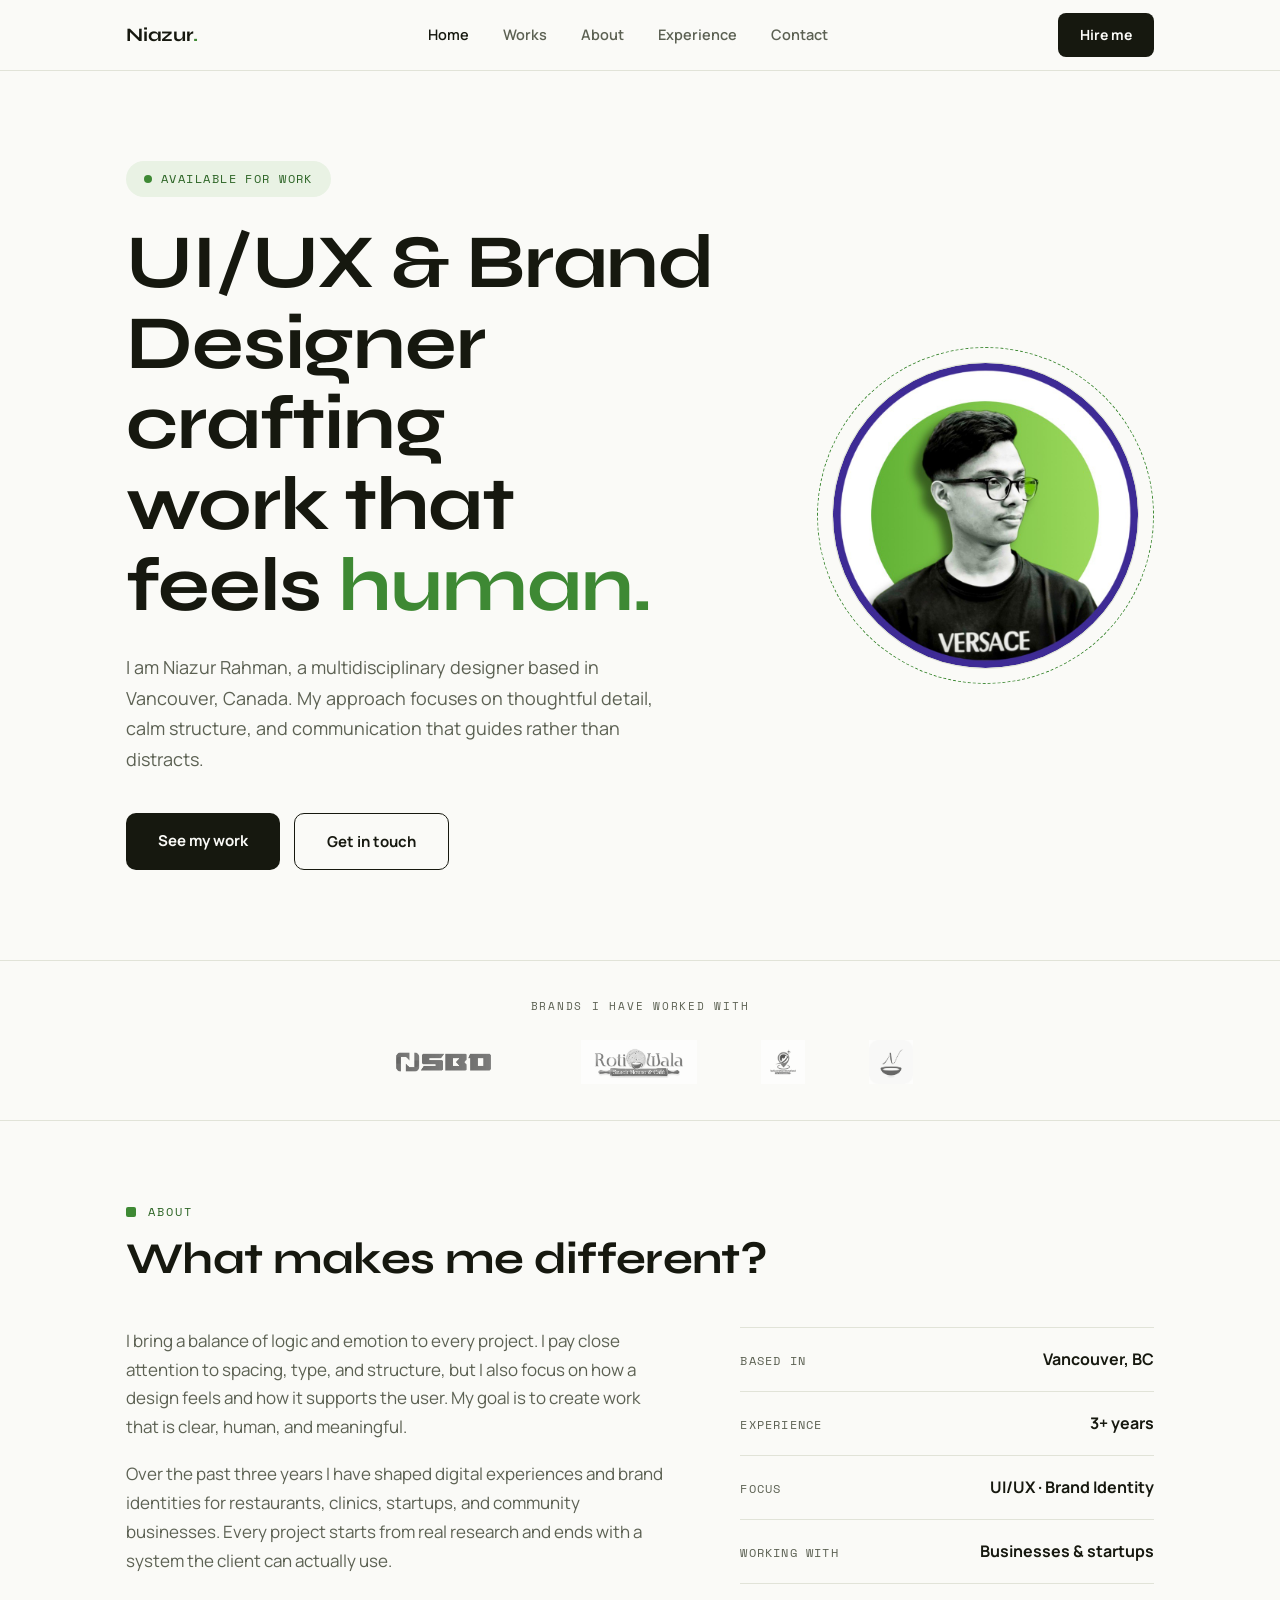
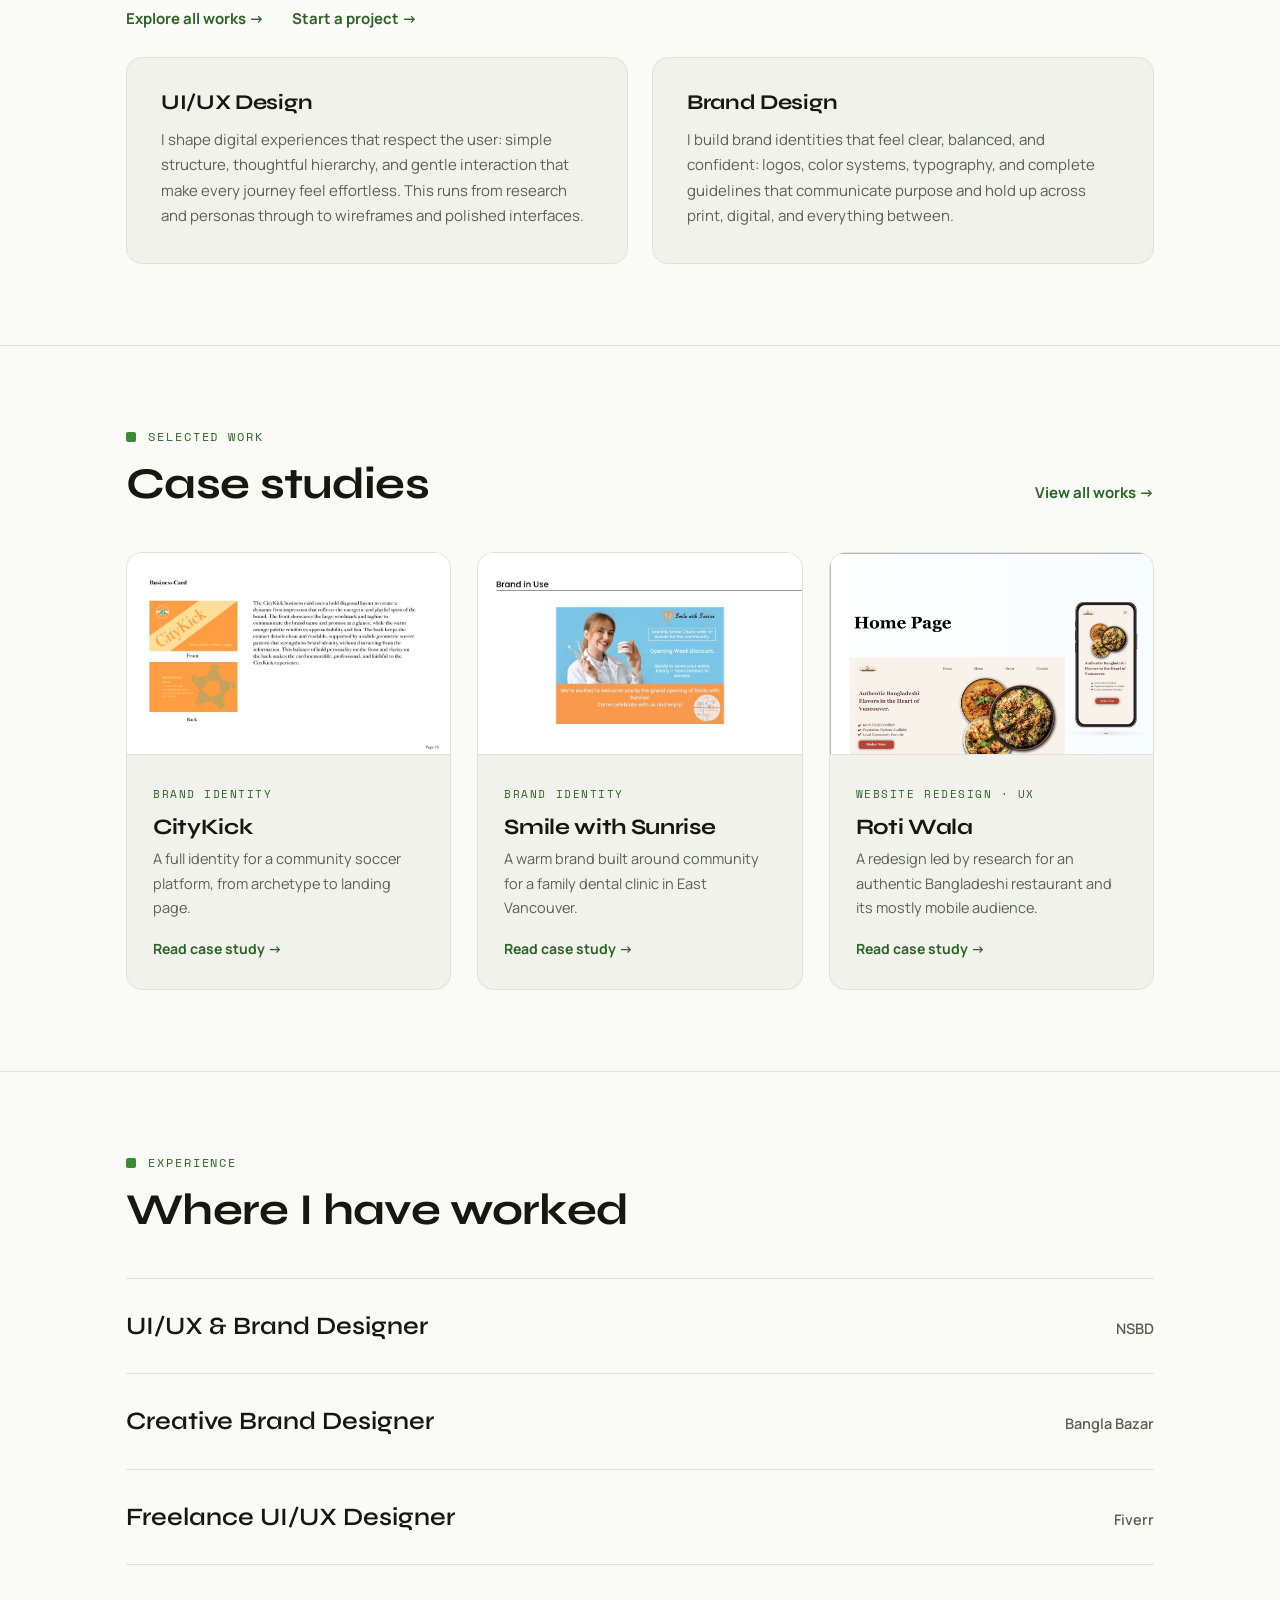
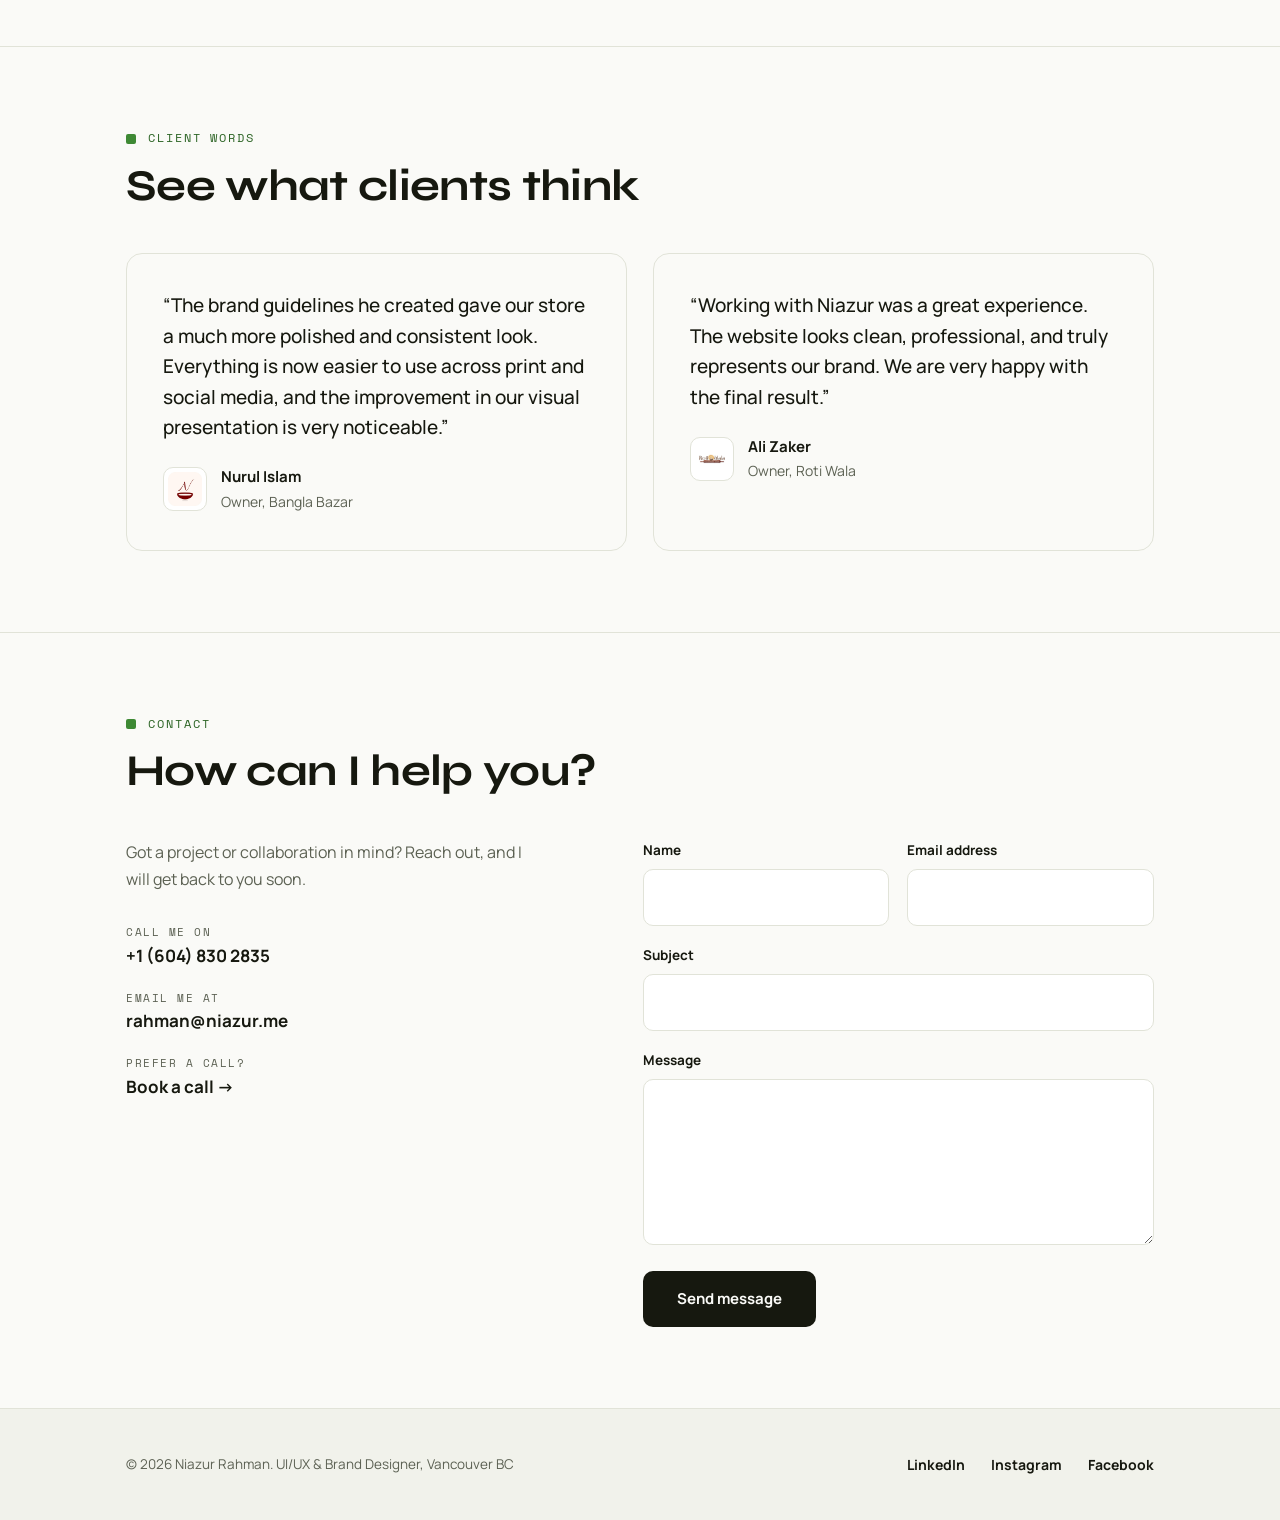
<file: index.html>
<!DOCTYPE html>
<html lang="en" class="no-js">
<head>
<meta charset="UTF-8">
<meta name="viewport" content="width=device-width, initial-scale=1.0">
<title>Niazur Rahman | UI/UX and Brand Designer in Vancouver</title>
<meta name="description" content="Niazur Rahman is a multidisciplinary designer in Vancouver, Canada, working on brand identity, UI/UX design, and websites for businesses and startups.">
<link rel="canonical" href="https://niazur.me/">
<meta name="theme-color" content="#FAFAF7">

<meta property="og:type" content="website">
<meta property="og:url" content="https://niazur.me/">
<meta property="og:title" content="Niazur Rahman | UI/UX and Brand Designer in Vancouver">
<meta property="og:description" content="Niazur Rahman is a multidisciplinary designer in Vancouver, Canada, working on brand identity, UI/UX design, and websites for businesses and startups.">
<meta property="og:image" content="https://niazur.me/portrait.jpg">
<meta name="twitter:card" content="summary_large_image">

<link rel="icon" href="favicon.svg" type="image/svg+xml">
<link rel="preconnect" href="https://fonts.googleapis.com">
<link rel="preconnect" href="https://fonts.gstatic.com" crossorigin>
<link href="https://fonts.googleapis.com/css2?family=Syne:wght@600;700&family=Manrope:wght@400;500;600;700&family=Space+Mono&display=swap" rel="stylesheet">
<link rel="stylesheet" href="styles.css">
<script>document.documentElement.className=document.documentElement.className.replace('no-js','js');</script>
</head>
<body>

<a class="skip-link" href="#main">Skip to content</a>

<header>
  <div class="wrap nav">
    <a class="logo" href="index.html">Niazur<span>.</span></a>
    <nav aria-label="Main">
      <ul class="nav-links" id="navLinks">
        <li><a href="index.html" aria-current="page">Home</a></li>
        <li><a href="works.html">Works</a></li>
        <li><a href="#about">About</a></li>
        <li><a href="#experience">Experience</a></li>
        <li><a href="#contact">Contact</a></li>
      </ul>
    </nav>
    <a class="nav-cta" href="#contact">Hire me</a>
    <button class="menu-btn" id="menuBtn" type="button" aria-expanded="false" aria-controls="navLinks">Menu</button>
  </div>
</header>

<main id="main">
  <!-- Hero -->
  <div class="hero wrap">
    <div class="hero-grid">
      <div>
        <span class="status"><span class="dot"></span>Available for work</span>
        <h1>UI/UX &amp; Brand Designer crafting work that feels <span class="accent">human.</span></h1>
        <p class="tagline">I am Niazur Rahman, a multidisciplinary designer based in Vancouver, Canada. My approach focuses on thoughtful detail, calm structure, and communication that guides rather than distracts.</p>
        <div class="hero-actions">
          <a class="btn btn-solid" href="#work">See my work</a>
          <a class="btn btn-ghost" href="#contact">Get in touch</a>
        </div>
      </div>
      <div class="portrait-ring">
        <div class="portrait-frame">
          <img src="portrait.jpg" width="800" height="800" alt="Portrait of Niazur Rahman" fetchpriority="high" decoding="async">
        </div>
      </div>
    </div>
  </div>

  <!-- Clients -->
  <div class="clients">
    <div class="wrap">
      <p>Brands I have worked with</p>
      <div class="logo-row">
        <img src="logo-nsbd.png" width="1162" height="168" alt="NSBD" loading="lazy" decoding="async">
        <img src="logo-rotiwala.jpg" width="1600" height="602" alt="Roti Wala Snack House and Caf&eacute;" loading="lazy" decoding="async">
        <img src="logo-taufiq.jpg" width="2048" height="2048" alt="Taufiq Aviation International" loading="lazy" decoding="async">
        <img src="logo-nurul.jpg" width="924" height="924" alt="Nurul&rsquo;s Bangla Cuisine" loading="lazy" decoding="async">
      </div>
    </div>
  </div>

  <!-- About -->
  <section id="about">
    <div class="wrap">
      <span class="label">About</span>
      <div class="section-head"><h2>What makes me different?</h2></div>
      <div class="about-grid reveal">
        <div>
          <p class="body">I bring a balance of logic and emotion to every project. I pay close attention to spacing, type, and structure, but I also focus on how a design feels and how it supports the user. My goal is to create work that is clear, human, and meaningful.</p>
          <p class="body">Over the past three years I have shaped digital experiences and brand identities for restaurants, clinics, startups, and community businesses. Every project starts from real research and ends with a system the client can actually use.</p>
          <div class="about-links">
            <a class="text-link" href="works.html">Explore all works &rarr;</a>
            <a class="text-link" href="#contact">Start a project &rarr;</a>
          </div>
        </div>
        <ul class="fact-list">
          <li><span class="k">Based in</span><span class="v">Vancouver, BC</span></li>
          <li><span class="k">Experience</span><span class="v">3+ years</span></li>
          <li><span class="k">Focus</span><span class="v">UI/UX &middot; Brand Identity</span></li>
          <li><span class="k">Working with</span><span class="v">Businesses &amp; startups</span></li>
        </ul>
      </div>
      <div class="svc-grid reveal">
        <div class="svc">
          <h3>UI/UX Design</h3>
          <p>I shape digital experiences that respect the user: simple structure, thoughtful hierarchy, and gentle interaction that make every journey feel effortless. This runs from research and personas through to wireframes and polished interfaces.</p>
        </div>
        <div class="svc">
          <h3>Brand Design</h3>
          <p>I build brand identities that feel clear, balanced, and confident: logos, color systems, typography, and complete guidelines that communicate purpose and hold up across print, digital, and everything between.</p>
        </div>
      </div>
    </div>
  </section>

  <!-- Work -->
  <section id="work">
    <div class="wrap">
      <span class="label">Selected work</span>
      <div class="section-head">
        <h2>Case studies</h2>
        <a class="text-link" href="works.html">View all works &rarr;</a>
      </div>
      <div class="work-grid reveal">
        <a class="project" href="work-citykick.html">
          <img src="ck-card.jpg" width="936" height="576" alt="CityKick business card design" loading="lazy" decoding="async">
          <div class="info">
            <span class="type">Brand Identity</span>
            <h3>CityKick</h3>
            <p>A full identity for a community soccer platform, from archetype to landing page.</p>
            <span class="go">Read case study &rarr;</span>
          </div>
        </a>
        <a class="project" href="work-smile-with-sunrise.html">
          <img src="sw-use.jpg" width="936" height="576" alt="Smile with Sunrise clinic promotional design" loading="lazy" decoding="async">
          <div class="info">
            <span class="type">Brand Identity</span>
            <h3>Smile with Sunrise</h3>
            <p>A warm brand built around community for a family dental clinic in East Vancouver.</p>
            <span class="go">Read case study &rarr;</span>
          </div>
        </a>
        <a class="project" href="work-rotiwala.html">
          <img src="rw-home.jpg" width="1280" height="1024" alt="Roti Wala website redesign shown on desktop and mobile" loading="lazy" decoding="async">
          <div class="info">
            <span class="type">Website Redesign &middot; UX</span>
            <h3>Roti Wala</h3>
            <p>A redesign led by research for an authentic Bangladeshi restaurant and its mostly mobile audience.</p>
            <span class="go">Read case study &rarr;</span>
          </div>
        </a>
      </div>
    </div>
  </section>

  <!-- Experience -->
  <section id="experience">
    <div class="wrap">
      <span class="label">Experience</span>
      <div class="section-head"><h2>Where I have worked</h2></div>
      <ul class="xp-list reveal">
        <li>
          <span class="xp-role">UI/UX &amp; Brand Designer</span>
          <span class="xp-org">NSBD</span>
        </li>
        <li>
          <span class="xp-role">Creative Brand Designer</span>
          <span class="xp-org">Bangla Bazar</span>
        </li>
        <li>
          <span class="xp-role">Freelance UI/UX Designer</span>
          <span class="xp-org">Fiverr</span>
        </li>
      </ul>
    </div>
  </section>

  <!-- Testimonials -->
  <section id="testimonials">
    <div class="wrap">
      <span class="label">Client words</span>
      <div class="section-head"><h2>See what clients think</h2></div>
      <div class="quote-grid reveal">
        <figure class="quote">
          <blockquote>&ldquo;The brand guidelines he created gave our store a much more polished and consistent look. Everything is now easier to use across print and social media, and the improvement in our visual presentation is very noticeable.&rdquo;</blockquote>
          <figcaption class="who">
            <img src="logo-nurul.jpg" width="924" height="924" alt="" loading="lazy" decoding="async">
            <p><strong>Nurul Islam</strong>Owner, Bangla Bazar</p>
          </figcaption>
        </figure>
        <figure class="quote">
          <blockquote>&ldquo;Working with Niazur was a great experience. The website looks clean, professional, and truly represents our brand. We are very happy with the final result.&rdquo;</blockquote>
          <figcaption class="who">
            <img src="logo-rotiwala.jpg" width="1600" height="602" alt="" loading="lazy" decoding="async">
            <p><strong>Ali Zaker</strong>Owner, Roti Wala</p>
          </figcaption>
        </figure>
      </div>
    </div>
  </section>

  <!-- Contact -->
  <section id="contact">
    <div class="wrap">
      <span class="label">Contact</span>
      <div class="section-head"><h2>How can I help you?</h2></div>
      <div class="contact-grid reveal">
        <div class="contact-info">
          <p>Got a project or collaboration in mind? Reach out, and I will get back to you soon.</p>
          <dl>
            <div>
              <dt>Call me on</dt>
              <dd><a href="tel:+16048302835">+1 (604) 830 2835</a></dd>
            </div>
            <div>
              <dt>Email me at</dt>
              <dd><a href="mailto:rahman@niazur.me">rahman@niazur.me</a></dd>
            </div>
            <div>
              <dt>Prefer a call?</dt>
              <dd><a href="mailto:rahman@niazur.me?subject=Booking%20a%20call">Book a call &rarr;</a></dd>
            </div>
          </dl>
        </div>
        <form id="contactForm" action="https://formsubmit.co/rahman@niazur.me" method="POST">
          <input type="hidden" name="_subject" value="New message from niazur.me">
          <input type="hidden" name="_url" value="https://niazur.me/">
          <input type="hidden" name="_captcha" value="false">
          <input type="hidden" name="_template" value="table">
          <div class="hp" aria-hidden="true">
            <label for="company">Leave this field empty</label>
            <input id="company" type="text" name="_honey" tabindex="-1" autocomplete="off">
          </div>
          <div class="form-row">
            <div class="field">
              <label for="name">Name</label>
              <input id="name" name="name" type="text" required autocomplete="name">
            </div>
            <div class="field">
              <label for="email">Email address</label>
              <input id="email" name="email" type="email" required autocomplete="email">
            </div>
          </div>
          <div class="field">
            <label for="subject">Subject</label>
            <input id="subject" name="subject" type="text" autocomplete="off">
          </div>
          <div class="field">
            <label for="message">Message</label>
            <textarea id="message" name="message" rows="5" required></textarea>
          </div>
          <button type="submit">Send message</button>
          <p class="form-note" role="status" aria-live="polite"></p>
        </form>
      </div>
    </div>
  </section>
</main>

<footer>
  <div class="wrap foot">
    <p class="small">&copy; 2026 Niazur Rahman. UI/UX &amp; Brand Designer, Vancouver BC</p>
    <ul class="socials">
      <li><a href="https://www.linkedin.com/in/niazur" target="_blank" rel="noopener noreferrer">LinkedIn</a></li>
      <li><a href="https://www.instagram.com/niaz_raahman" target="_blank" rel="noopener noreferrer">Instagram</a></li>
      <li><a href="https://www.facebook.com/niazur.rahman.n" target="_blank" rel="noopener noreferrer">Facebook</a></li>
    </ul>
  </div>
</footer>

<script type="application/ld+json">
{
  "@context": "https://schema.org",
  "@type": "Person",
  "name": "Niazur Rahman",
  "jobTitle": "UI/UX and Brand Designer",
  "url": "https://niazur.me/",
  "image": "https://niazur.me/portrait.jpg",
  "email": "mailto:rahman@niazur.me",
  "telephone": "+16048302835",
  "address": {
    "@type": "PostalAddress",
    "addressLocality": "Vancouver",
    "addressRegion": "BC",
    "addressCountry": "CA"
  },
  "sameAs": [
    "https://www.linkedin.com/in/niazur",
    "https://www.instagram.com/niaz_raahman",
    "https://www.facebook.com/niazur.rahman.n"
  ]
}
</script>

<script src="main.js" defer></script>
</body>
</html>
</file>
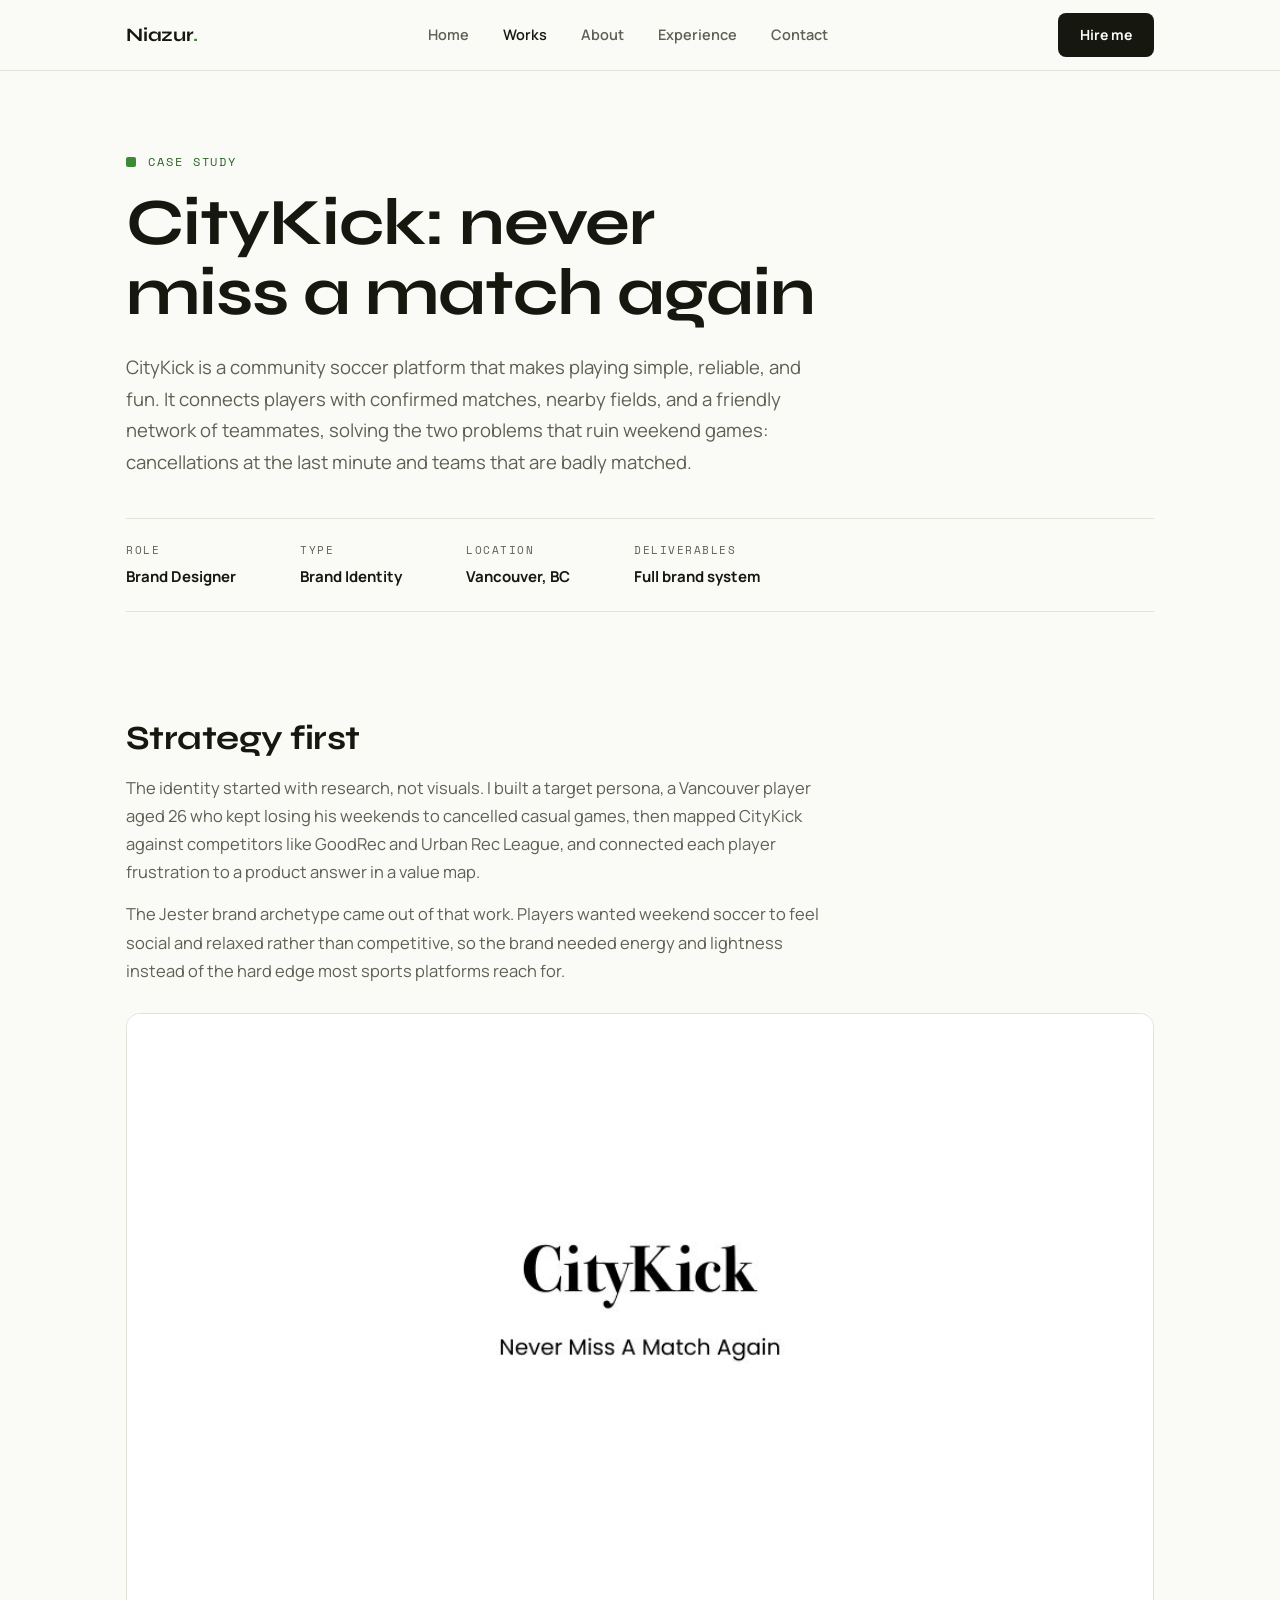
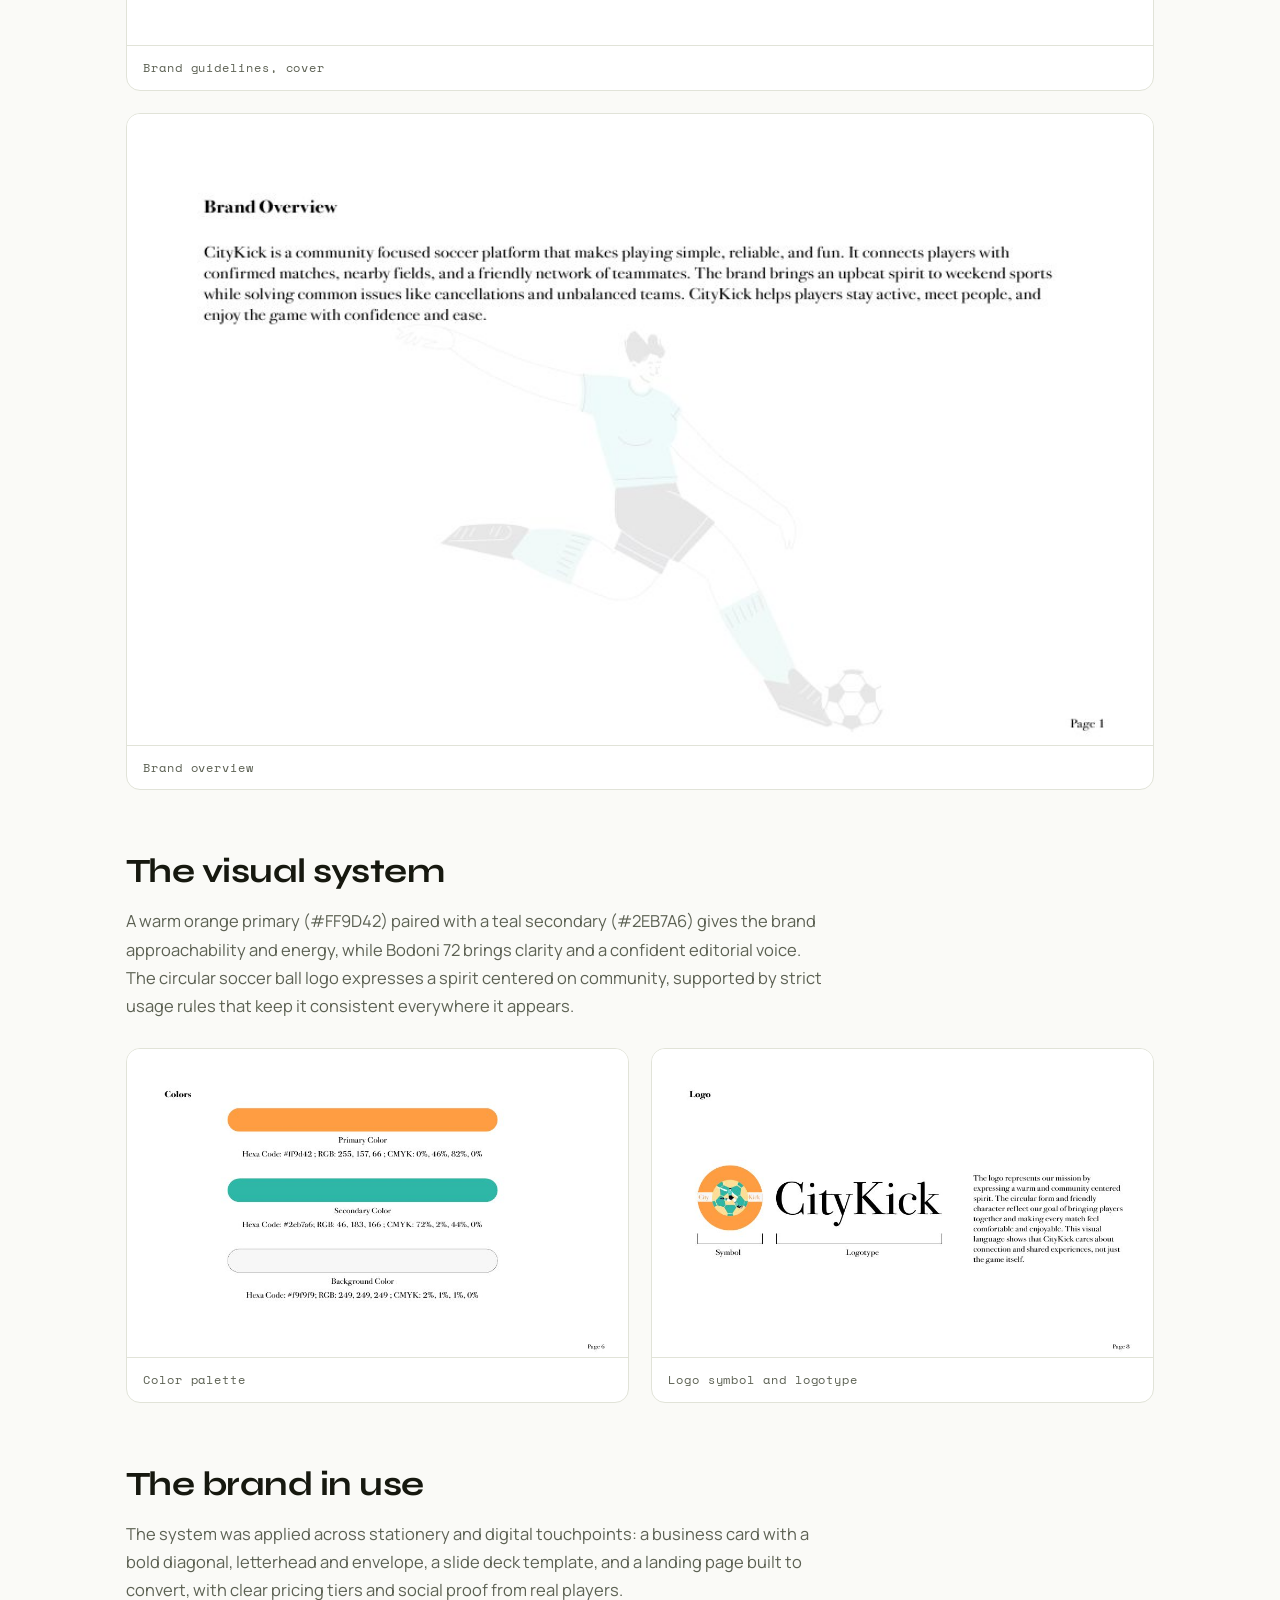
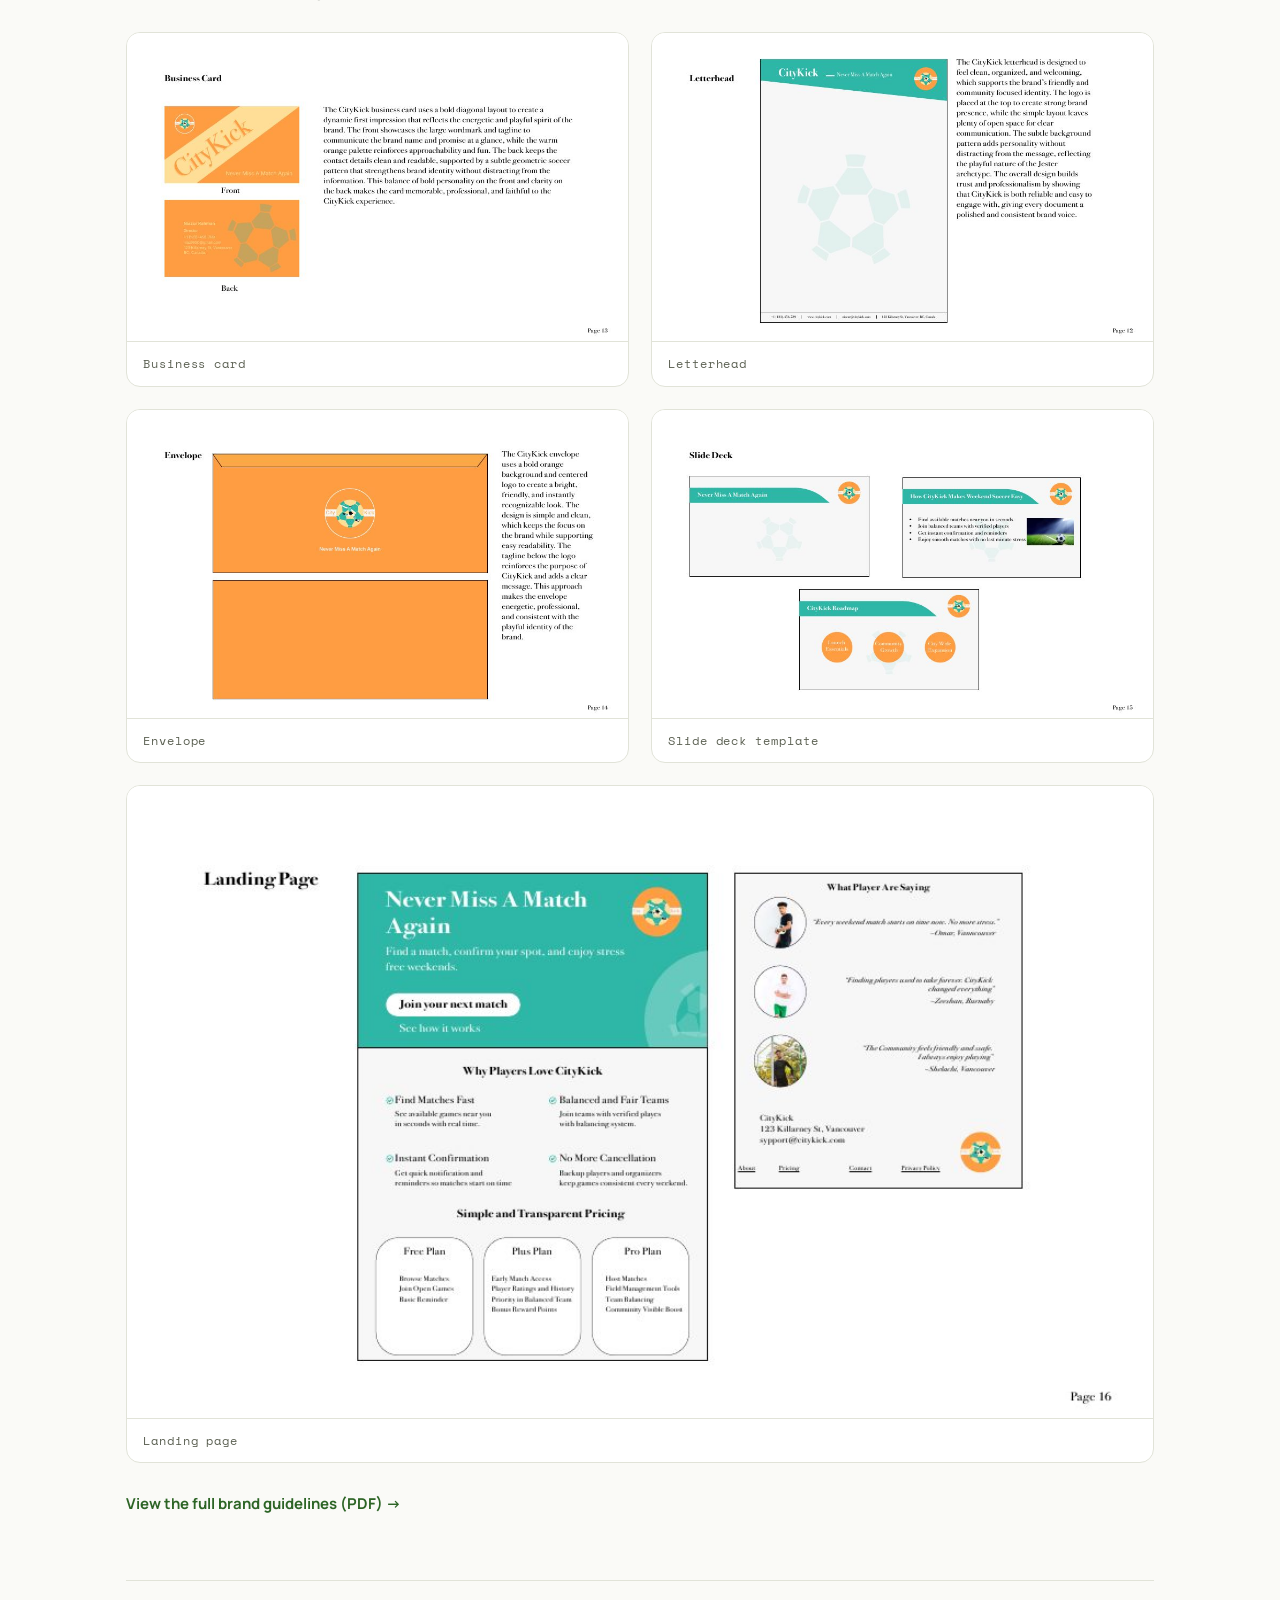
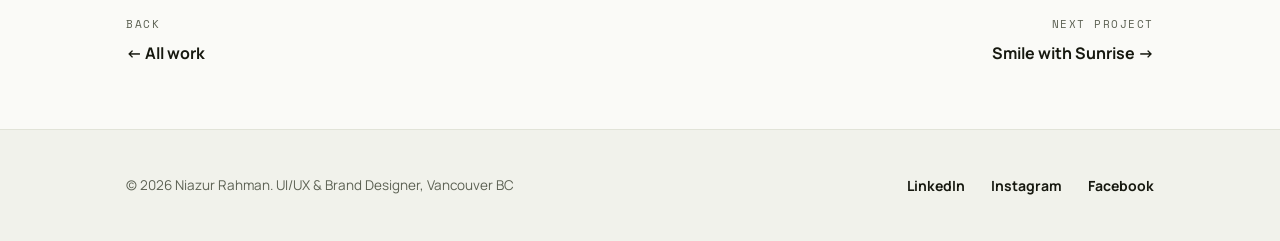
<file: work-citykick.html>
<!DOCTYPE html>
<html lang="en" class="no-js">
<head>
<meta charset="UTF-8">
<meta name="viewport" content="width=device-width, initial-scale=1.0">
<title>CityKick, Brand Identity | Niazur Rahman</title>
<meta name="description" content="Brand identity case study: CityKick, a community soccer platform. Strategy, logo, color, typography, stationery, and landing page by Niazur Rahman.">
<link rel="canonical" href="https://niazur.me/work-citykick.html">
<meta name="theme-color" content="#FAFAF7">

<meta property="og:type" content="article">
<meta property="og:url" content="https://niazur.me/work-citykick.html">
<meta property="og:title" content="CityKick, Brand Identity | Niazur Rahman">
<meta property="og:description" content="Brand identity case study: CityKick, a community soccer platform. Strategy, logo, color, typography, stationery, and landing page by Niazur Rahman.">
<meta property="og:image" content="https://niazur.me/ck-card.jpg">
<meta name="twitter:card" content="summary_large_image">

<link rel="icon" href="favicon.svg" type="image/svg+xml">
<link rel="preconnect" href="https://fonts.googleapis.com">
<link rel="preconnect" href="https://fonts.gstatic.com" crossorigin>
<link href="https://fonts.googleapis.com/css2?family=Syne:wght@600;700&family=Manrope:wght@400;500;600;700&family=Space+Mono&display=swap" rel="stylesheet">
<link rel="stylesheet" href="styles.css">
<script>document.documentElement.className=document.documentElement.className.replace('no-js','js');</script>
</head>
<body>

<a class="skip-link" href="#main">Skip to content</a>

<header>
  <div class="wrap nav">
    <a class="logo" href="index.html">Niazur<span>.</span></a>
    <nav aria-label="Main">
      <ul class="nav-links" id="navLinks">
        <li><a href="index.html">Home</a></li>
        <li><a href="works.html" aria-current="page">Works</a></li>
        <li><a href="index.html#about">About</a></li>
        <li><a href="index.html#experience">Experience</a></li>
        <li><a href="index.html#contact">Contact</a></li>
      </ul>
    </nav>
    <a class="nav-cta" href="index.html#contact">Hire me</a>
    <button class="menu-btn" id="menuBtn" type="button" aria-expanded="false" aria-controls="navLinks">Menu</button>
  </div>
</header>

<main id="main">
  <div class="case-hero wrap">
    <span class="label">Case study</span>
    <h1>CityKick: never miss a match again</h1>
    <p class="intro">CityKick is a community soccer platform that makes playing simple, reliable, and fun. It connects players with confirmed matches, nearby fields, and a friendly network of teammates, solving the two problems that ruin weekend games: cancellations at the last minute and teams that are badly matched.</p>
    <div class="case-meta">
      <div><div class="k">Role</div><div class="v">Brand Designer</div></div>
      <div><div class="k">Type</div><div class="v">Brand Identity</div></div>
      <div><div class="k">Location</div><div class="v">Vancouver, BC</div></div>
      <div><div class="k">Deliverables</div><div class="v">Full brand system</div></div>
    </div>
  </div>

  <div class="case-body wrap">
    <div class="case-section reveal">
      <h2>Strategy first</h2>
      <p>The identity started with research, not visuals. I built a target persona, a Vancouver player aged 26 who kept losing his weekends to cancelled casual games, then mapped CityKick against competitors like GoodRec and Urban Rec League, and connected each player frustration to a product answer in a value map.</p>
      <p>The Jester brand archetype came out of that work. Players wanted weekend soccer to feel social and relaxed rather than competitive, so the brand needed energy and lightness instead of the hard edge most sports platforms reach for.</p>
      <div class="case-gallery">
        <figure class="full"><img src="ck-cover.jpg" width="936" height="576" alt="CityKick brand guidelines cover" loading="lazy" decoding="async"><figcaption>Brand guidelines, cover</figcaption></figure>
        <figure class="full"><img src="ck-overview.jpg" width="936" height="576" alt="CityKick brand overview page" loading="lazy" decoding="async"><figcaption>Brand overview</figcaption></figure>
      </div>
    </div>

    <div class="case-section reveal">
      <h2>The visual system</h2>
      <p>A warm orange primary (#FF9D42) paired with a teal secondary (#2EB7A6) gives the brand approachability and energy, while Bodoni 72 brings clarity and a confident editorial voice. The circular soccer ball logo expresses a spirit centered on community, supported by strict usage rules that keep it consistent everywhere it appears.</p>
      <div class="case-gallery">
        <figure><img src="ck-colors.jpg" width="936" height="576" alt="CityKick color palette" loading="lazy" decoding="async"><figcaption>Color palette</figcaption></figure>
        <figure><img src="ck-logo.jpg" width="936" height="576" alt="CityKick logo symbol and logotype" loading="lazy" decoding="async"><figcaption>Logo symbol and logotype</figcaption></figure>
      </div>
    </div>

    <div class="case-section reveal">
      <h2>The brand in use</h2>
      <p>The system was applied across stationery and digital touchpoints: a business card with a bold diagonal, letterhead and envelope, a slide deck template, and a landing page built to convert, with clear pricing tiers and social proof from real players.</p>
      <div class="case-gallery">
        <figure><img src="ck-card.jpg" width="936" height="576" alt="CityKick business card, front and back" loading="lazy" decoding="async"><figcaption>Business card</figcaption></figure>
        <figure><img src="ck-letterhead.jpg" width="936" height="576" alt="CityKick letterhead" loading="lazy" decoding="async"><figcaption>Letterhead</figcaption></figure>
        <figure><img src="ck-envelope.jpg" width="936" height="576" alt="CityKick envelope" loading="lazy" decoding="async"><figcaption>Envelope</figcaption></figure>
        <figure><img src="ck-slides.jpg" width="936" height="576" alt="CityKick slide deck template" loading="lazy" decoding="async"><figcaption>Slide deck template</figcaption></figure>
        <figure class="full"><img src="ck-landing.jpg" width="936" height="576" alt="CityKick landing page design" loading="lazy" decoding="async"><figcaption>Landing page</figcaption></figure>
      </div>
      <p class="pdf-link"><a class="text-link" href="citykick.pdf" target="_blank" rel="noopener noreferrer">View the full brand guidelines (PDF) &rarr;</a></p>
    </div>

    <nav class="case-nav" aria-label="Case study">
      <a href="works.html"><span class="dir">Back</span>&larr; All work</a>
      <a class="next" href="work-smile-with-sunrise.html"><span class="dir">Next project</span>Smile with Sunrise &rarr;</a>
    </nav>
  </div>
</main>

<footer>
  <div class="wrap foot">
    <p class="small">&copy; 2026 Niazur Rahman. UI/UX &amp; Brand Designer, Vancouver BC</p>
    <ul class="socials">
      <li><a href="https://www.linkedin.com/in/niazur" target="_blank" rel="noopener noreferrer">LinkedIn</a></li>
      <li><a href="https://www.instagram.com/niaz_raahman" target="_blank" rel="noopener noreferrer">Instagram</a></li>
      <li><a href="https://www.facebook.com/niazur.rahman.n" target="_blank" rel="noopener noreferrer">Facebook</a></li>
    </ul>
  </div>
</footer>

<script src="main.js" defer></script>
</body>
</html>
</file>
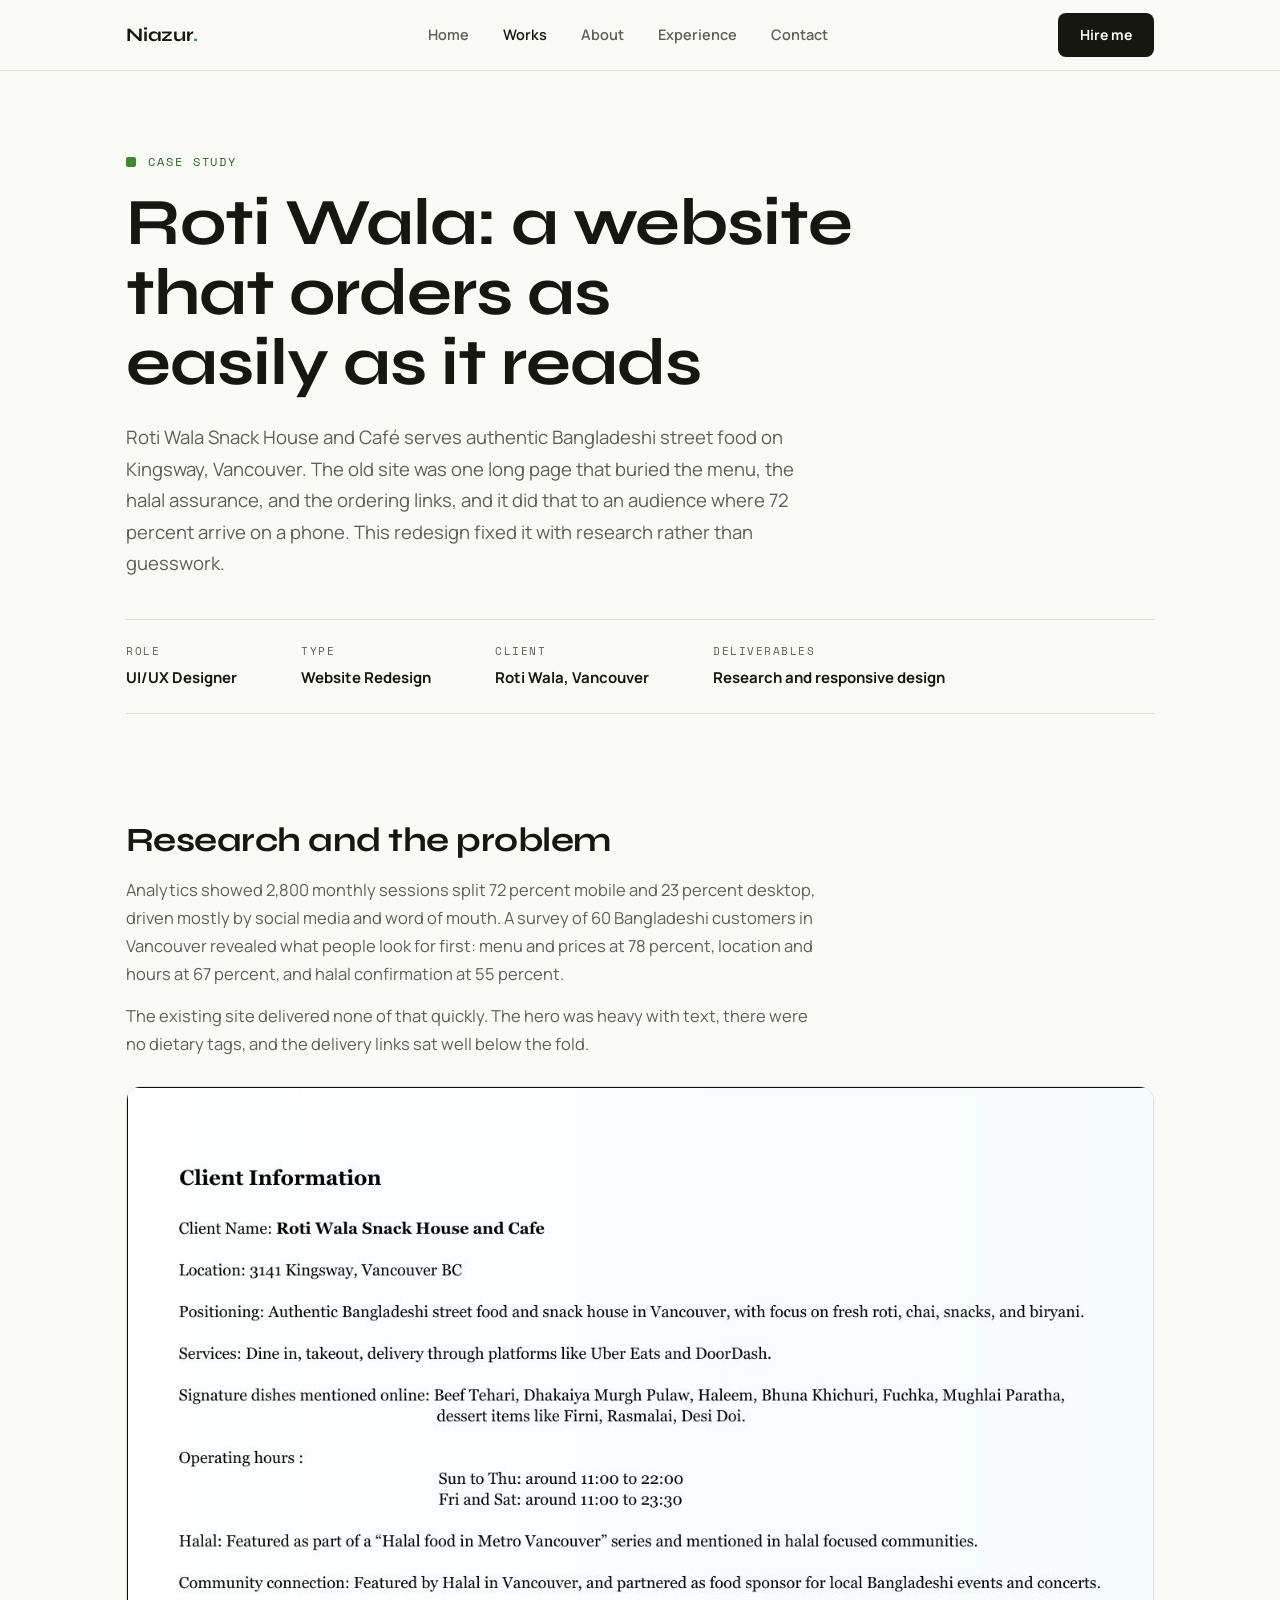
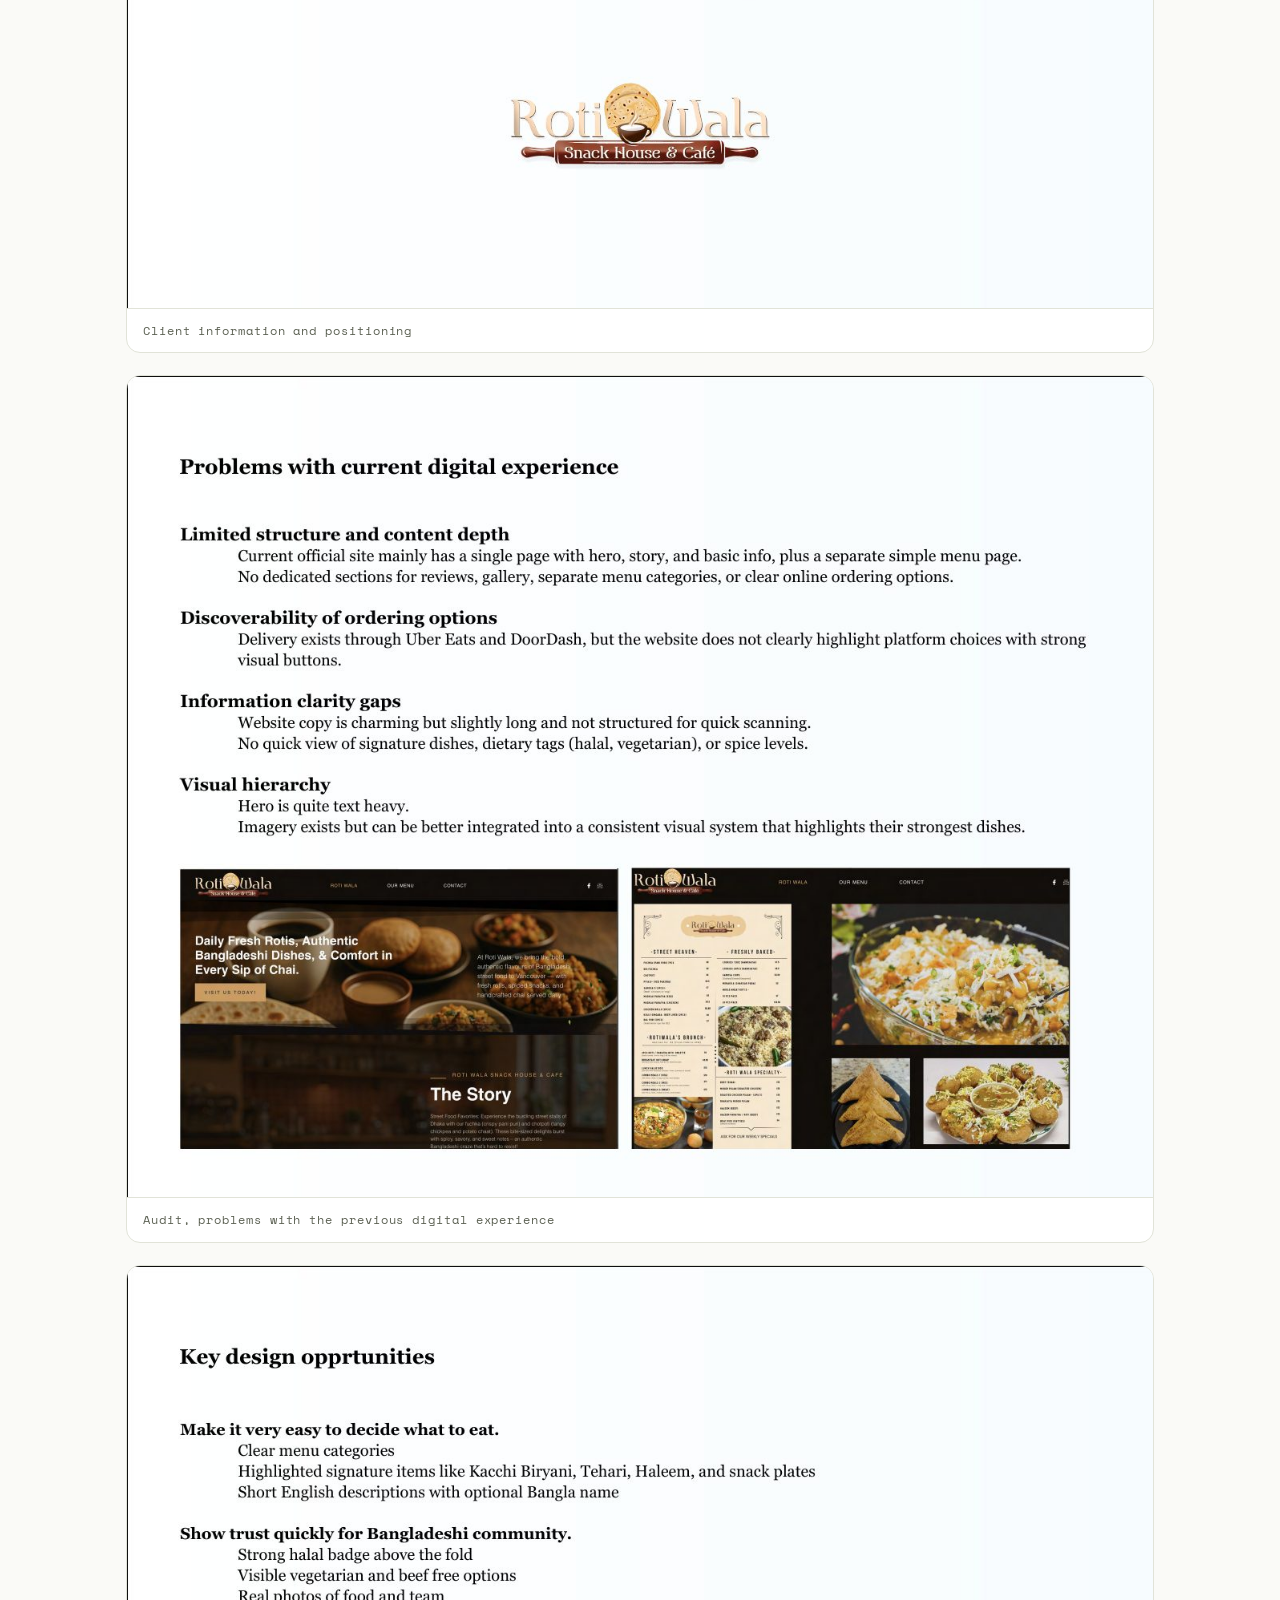
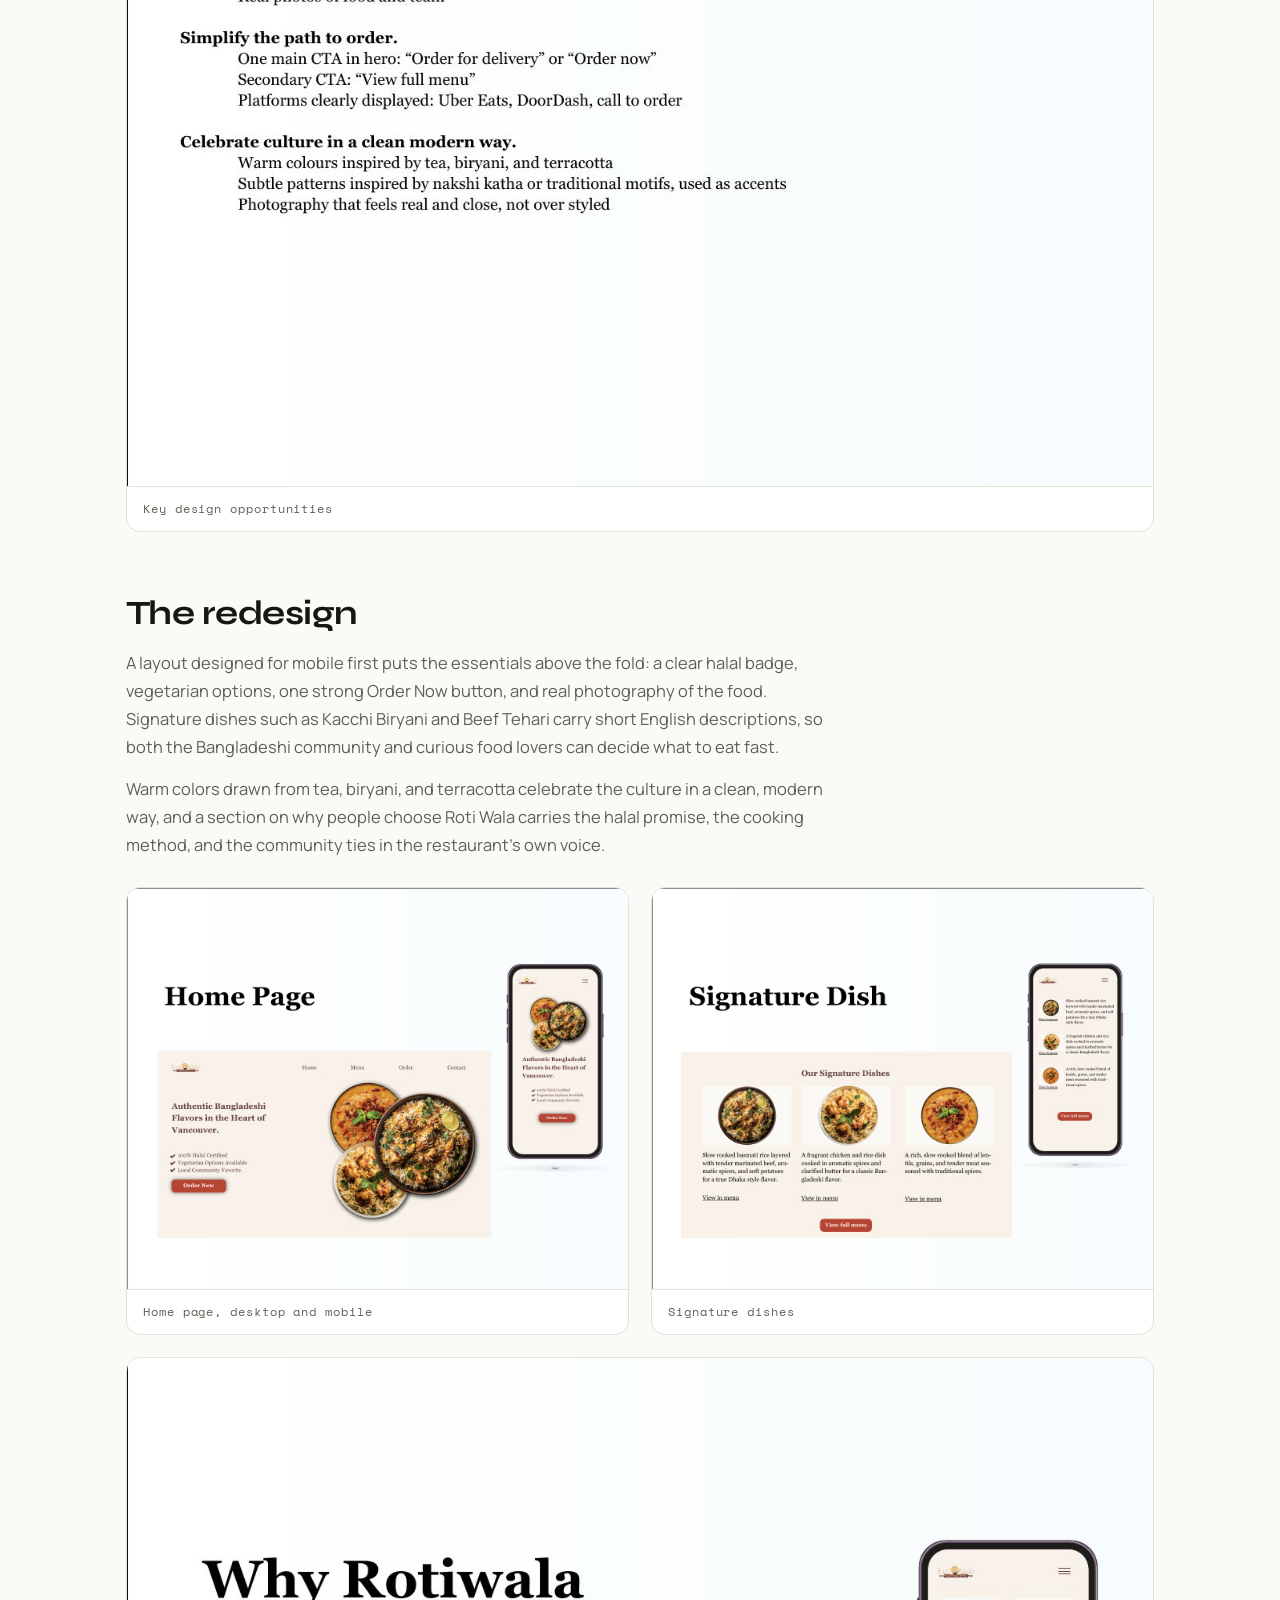
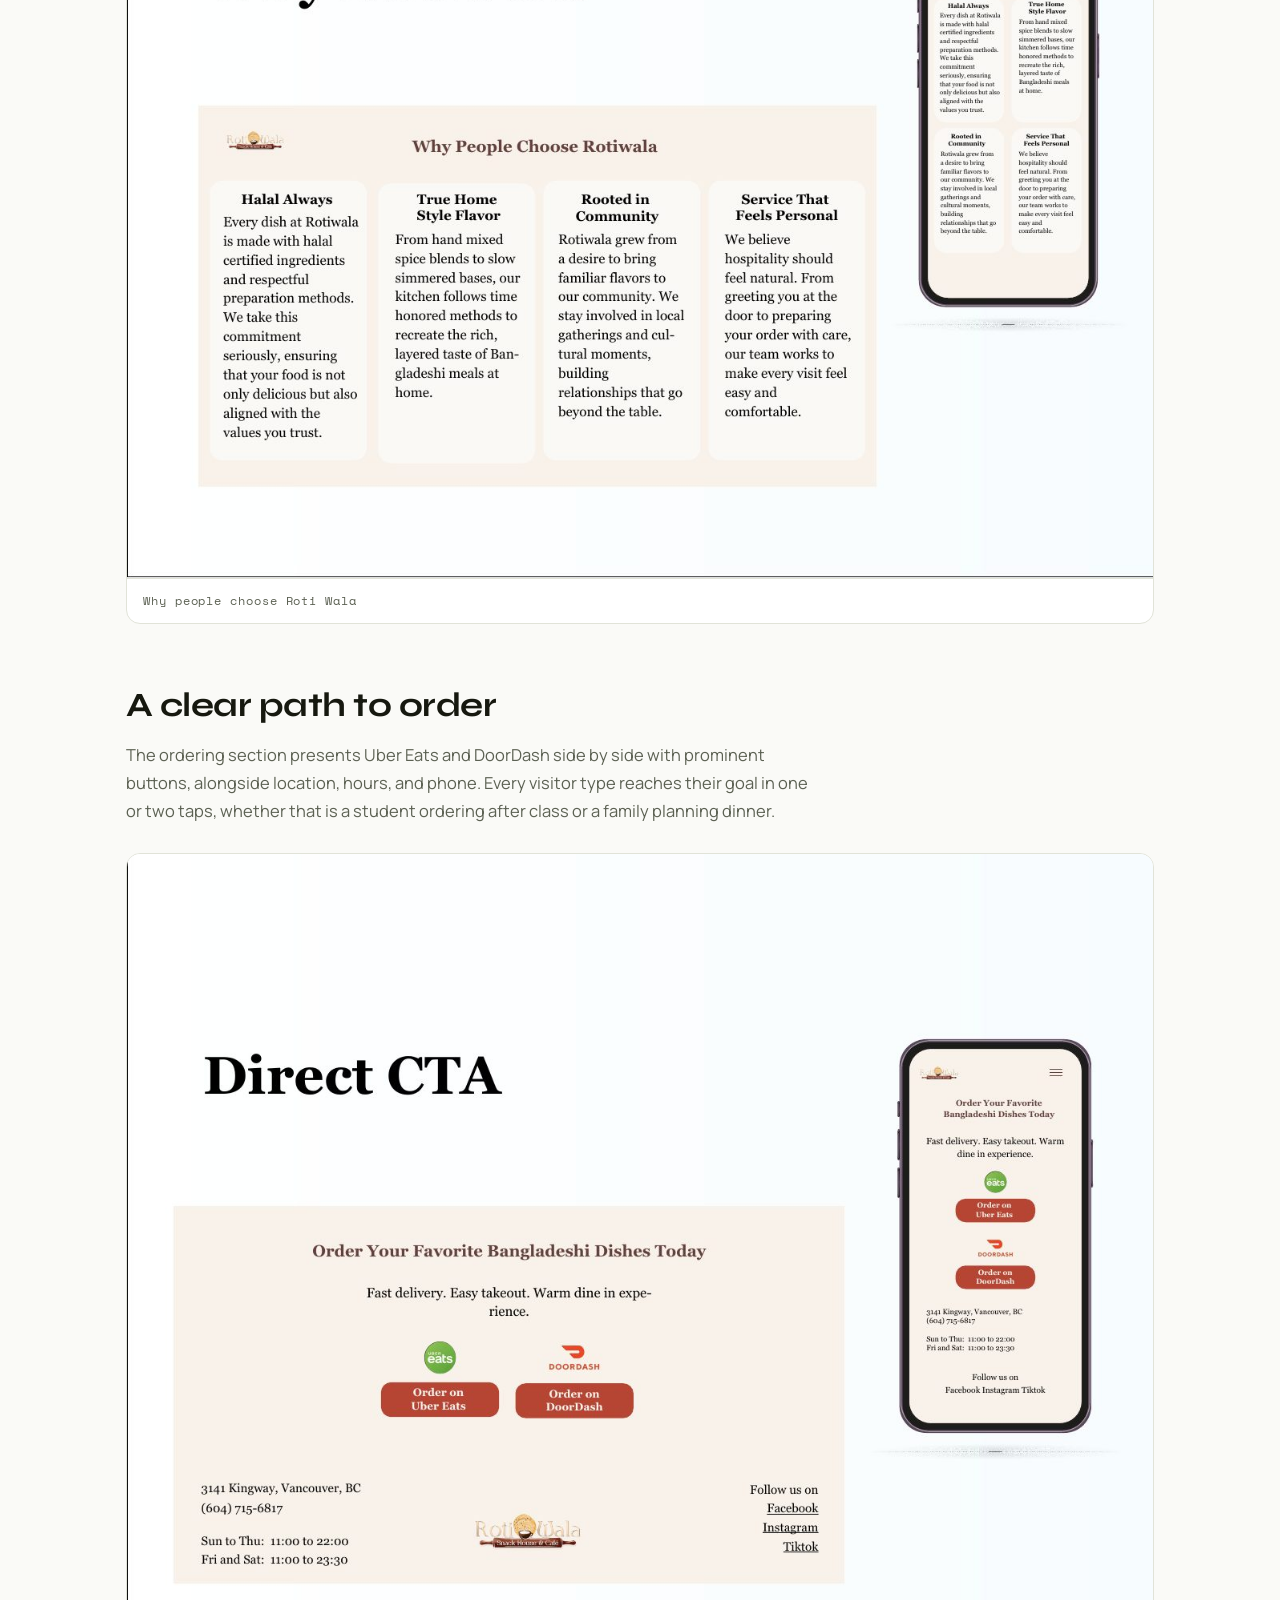
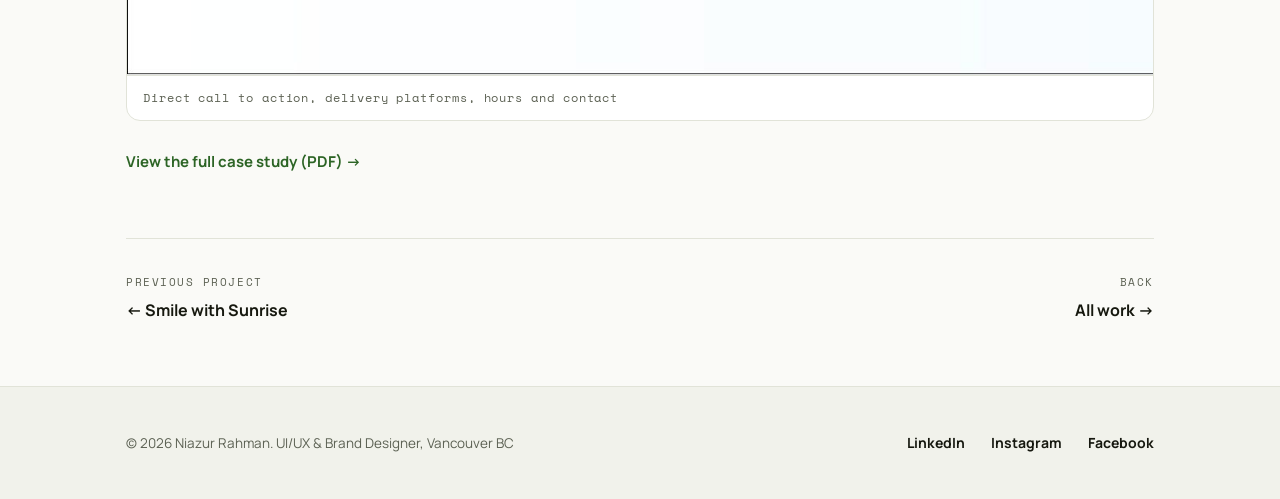
<file: work-rotiwala.html>
<!DOCTYPE html>
<html lang="en" class="no-js">
<head>
<meta charset="UTF-8">
<meta name="viewport" content="width=device-width, initial-scale=1.0">
<title>Roti Wala, Website Redesign | Niazur Rahman</title>
<meta name="description" content="UX and website redesign case study: Roti Wala Snack House and Cafe, an authentic Bangladeshi restaurant in Vancouver. Research, strategy, and responsive design by Niazur Rahman.">
<link rel="canonical" href="https://niazur.me/work-rotiwala.html">
<meta name="theme-color" content="#FAFAF7">

<meta property="og:type" content="article">
<meta property="og:url" content="https://niazur.me/work-rotiwala.html">
<meta property="og:title" content="Roti Wala, Website Redesign | Niazur Rahman">
<meta property="og:description" content="UX and website redesign case study: Roti Wala Snack House and Cafe, an authentic Bangladeshi restaurant in Vancouver. Research, strategy, and responsive design by Niazur Rahman.">
<meta property="og:image" content="https://niazur.me/rw-home.jpg">
<meta name="twitter:card" content="summary_large_image">

<link rel="icon" href="favicon.svg" type="image/svg+xml">
<link rel="preconnect" href="https://fonts.googleapis.com">
<link rel="preconnect" href="https://fonts.gstatic.com" crossorigin>
<link href="https://fonts.googleapis.com/css2?family=Syne:wght@600;700&family=Manrope:wght@400;500;600;700&family=Space+Mono&display=swap" rel="stylesheet">
<link rel="stylesheet" href="styles.css">
<script>document.documentElement.className=document.documentElement.className.replace('no-js','js');</script>
</head>
<body>

<a class="skip-link" href="#main">Skip to content</a>

<header>
  <div class="wrap nav">
    <a class="logo" href="index.html">Niazur<span>.</span></a>
    <nav aria-label="Main">
      <ul class="nav-links" id="navLinks">
        <li><a href="index.html">Home</a></li>
        <li><a href="works.html" aria-current="page">Works</a></li>
        <li><a href="index.html#about">About</a></li>
        <li><a href="index.html#experience">Experience</a></li>
        <li><a href="index.html#contact">Contact</a></li>
      </ul>
    </nav>
    <a class="nav-cta" href="index.html#contact">Hire me</a>
    <button class="menu-btn" id="menuBtn" type="button" aria-expanded="false" aria-controls="navLinks">Menu</button>
  </div>
</header>

<main id="main">
  <div class="case-hero wrap">
    <span class="label">Case study</span>
    <h1>Roti Wala: a website that orders as easily as it reads</h1>
    <p class="intro">Roti Wala Snack House and Caf&eacute; serves authentic Bangladeshi street food on Kingsway, Vancouver. The old site was one long page that buried the menu, the halal assurance, and the ordering links, and it did that to an audience where 72 percent arrive on a phone. This redesign fixed it with research rather than guesswork.</p>
    <div class="case-meta">
      <div><div class="k">Role</div><div class="v">UI/UX Designer</div></div>
      <div><div class="k">Type</div><div class="v">Website Redesign</div></div>
      <div><div class="k">Client</div><div class="v">Roti Wala, Vancouver</div></div>
      <div><div class="k">Deliverables</div><div class="v">Research and responsive design</div></div>
    </div>
  </div>

  <div class="case-body wrap">
    <div class="case-section reveal">
      <h2>Research and the problem</h2>
      <p>Analytics showed 2,800 monthly sessions split 72 percent mobile and 23 percent desktop, driven mostly by social media and word of mouth. A survey of 60 Bangladeshi customers in Vancouver revealed what people look for first: menu and prices at 78 percent, location and hours at 67 percent, and halal confirmation at 55 percent.</p>
      <p>The existing site delivered none of that quickly. The hero was heavy with text, there were no dietary tags, and the delivery links sat well below the fold.</p>
      <div class="case-gallery">
        <figure class="full"><img src="rw-cover.jpg" width="1280" height="1024" alt="Roti Wala client information and positioning summary" loading="lazy" decoding="async"><figcaption>Client information and positioning</figcaption></figure>
        <figure class="full"><img src="rw-problems.jpg" width="1280" height="1024" alt="Audit of problems with the previous Roti Wala website" loading="lazy" decoding="async"><figcaption>Audit, problems with the previous digital experience</figcaption></figure>
        <figure class="full"><img src="rw-opportunities.jpg" width="1280" height="1024" alt="Key design opportunities identified from research" loading="lazy" decoding="async"><figcaption>Key design opportunities</figcaption></figure>
      </div>
    </div>

    <div class="case-section reveal">
      <h2>The redesign</h2>
      <p>A layout designed for mobile first puts the essentials above the fold: a clear halal badge, vegetarian options, one strong Order Now button, and real photography of the food. Signature dishes such as Kacchi Biryani and Beef Tehari carry short English descriptions, so both the Bangladeshi community and curious food lovers can decide what to eat fast.</p>
      <p>Warm colors drawn from tea, biryani, and terracotta celebrate the culture in a clean, modern way, and a section on why people choose Roti Wala carries the halal promise, the cooking method, and the community ties in the restaurant's own voice.</p>
      <div class="case-gallery">
        <figure><img src="rw-home.jpg" width="1280" height="1024" alt="Redesigned Roti Wala home page on desktop and mobile" loading="lazy" decoding="async"><figcaption>Home page, desktop and mobile</figcaption></figure>
        <figure><img src="rw-dishes.jpg" width="1280" height="1024" alt="Signature dishes section of the redesigned website" loading="lazy" decoding="async"><figcaption>Signature dishes</figcaption></figure>
        <figure class="full"><img src="rw-why.jpg" width="1280" height="1024" alt="Section explaining why customers choose Roti Wala" loading="lazy" decoding="async"><figcaption>Why people choose Roti Wala</figcaption></figure>
      </div>
    </div>

    <div class="case-section reveal">
      <h2>A clear path to order</h2>
      <p>The ordering section presents Uber Eats and DoorDash side by side with prominent buttons, alongside location, hours, and phone. Every visitor type reaches their goal in one or two taps, whether that is a student ordering after class or a family planning dinner.</p>
      <div class="case-gallery">
        <figure class="full"><img src="rw-cta.jpg" width="1280" height="1024" alt="Order section with delivery platform buttons, hours, and contact details" loading="lazy" decoding="async"><figcaption>Direct call to action, delivery platforms, hours and contact</figcaption></figure>
      </div>
      <p class="pdf-link"><a class="text-link" href="rotiwala.pdf" target="_blank" rel="noopener noreferrer">View the full case study (PDF) &rarr;</a></p>
    </div>

    <nav class="case-nav" aria-label="Case study">
      <a href="work-smile-with-sunrise.html"><span class="dir">Previous project</span>&larr; Smile with Sunrise</a>
      <a class="next" href="works.html"><span class="dir">Back</span>All work &rarr;</a>
    </nav>
  </div>
</main>

<footer>
  <div class="wrap foot">
    <p class="small">&copy; 2026 Niazur Rahman. UI/UX &amp; Brand Designer, Vancouver BC</p>
    <ul class="socials">
      <li><a href="https://www.linkedin.com/in/niazur" target="_blank" rel="noopener noreferrer">LinkedIn</a></li>
      <li><a href="https://www.instagram.com/niaz_raahman" target="_blank" rel="noopener noreferrer">Instagram</a></li>
      <li><a href="https://www.facebook.com/niazur.rahman.n" target="_blank" rel="noopener noreferrer">Facebook</a></li>
    </ul>
  </div>
</footer>

<script src="main.js" defer></script>
</body>
</html>
</file>
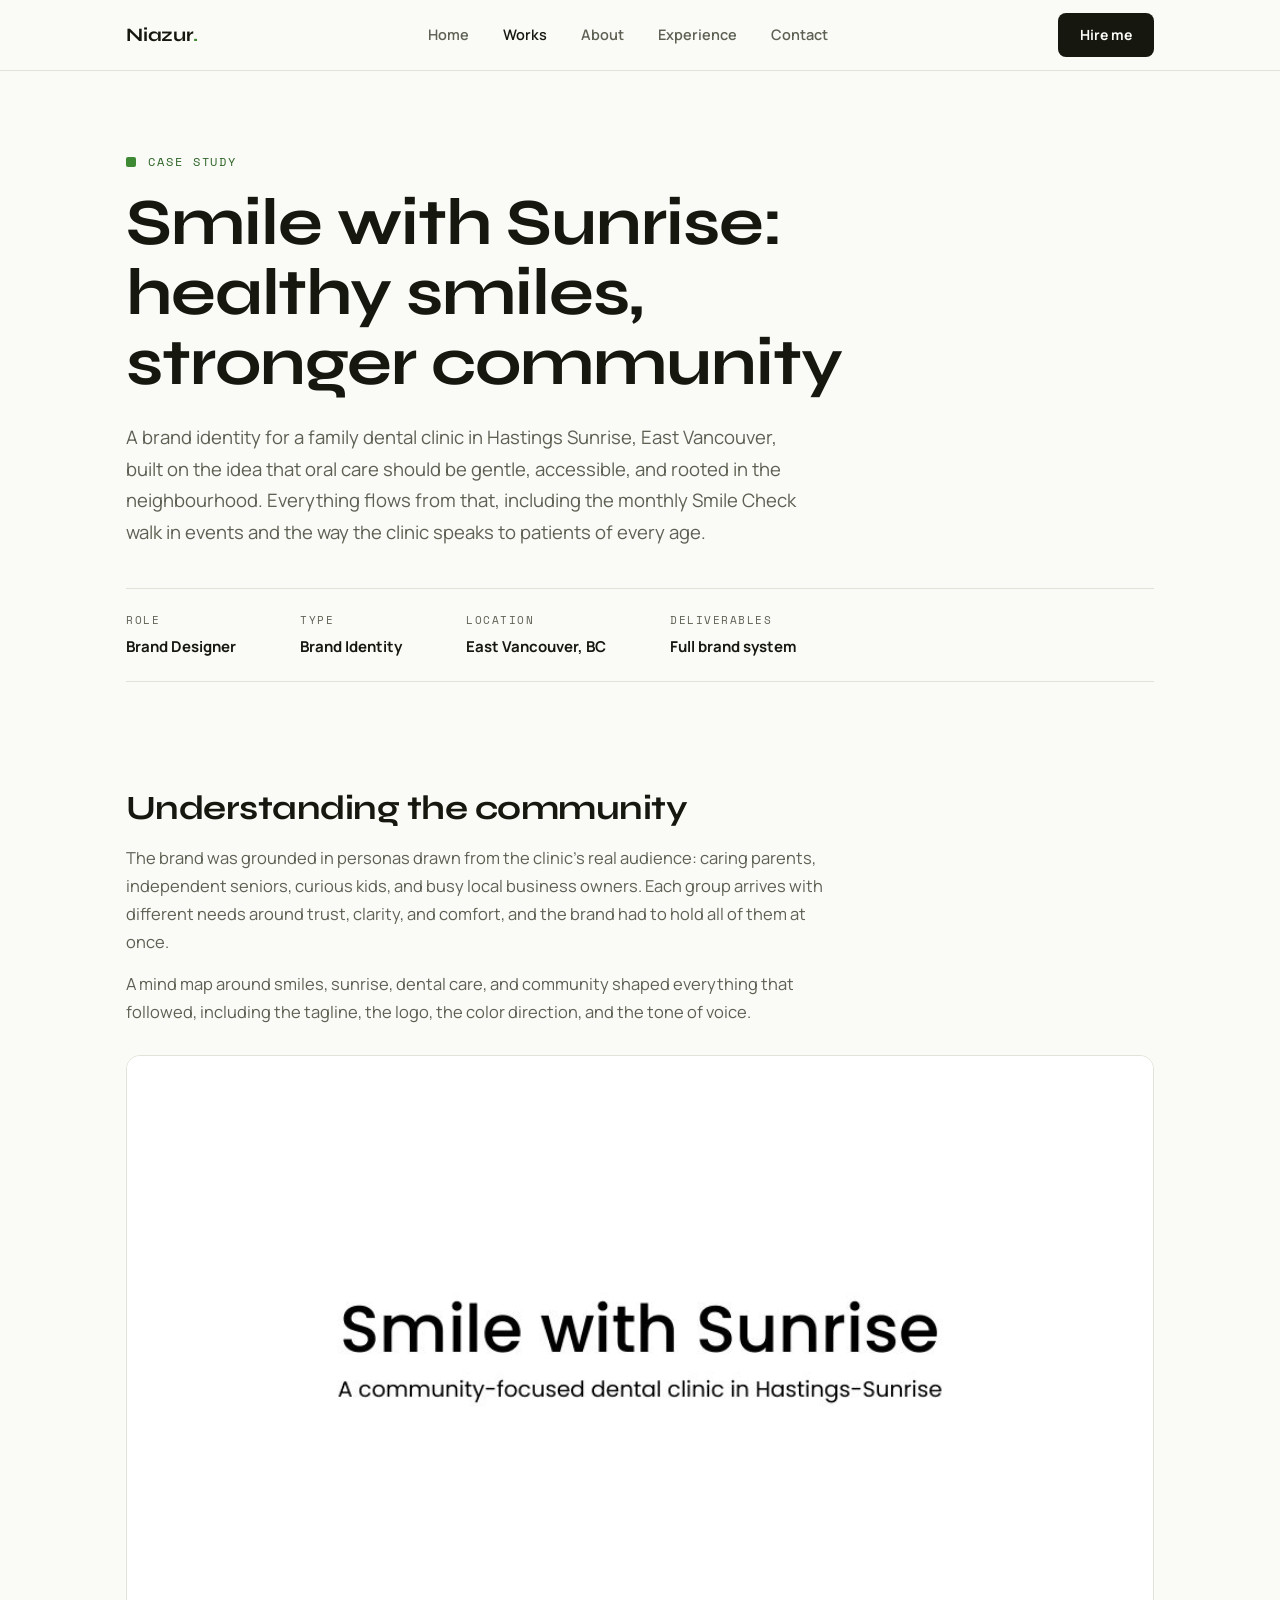
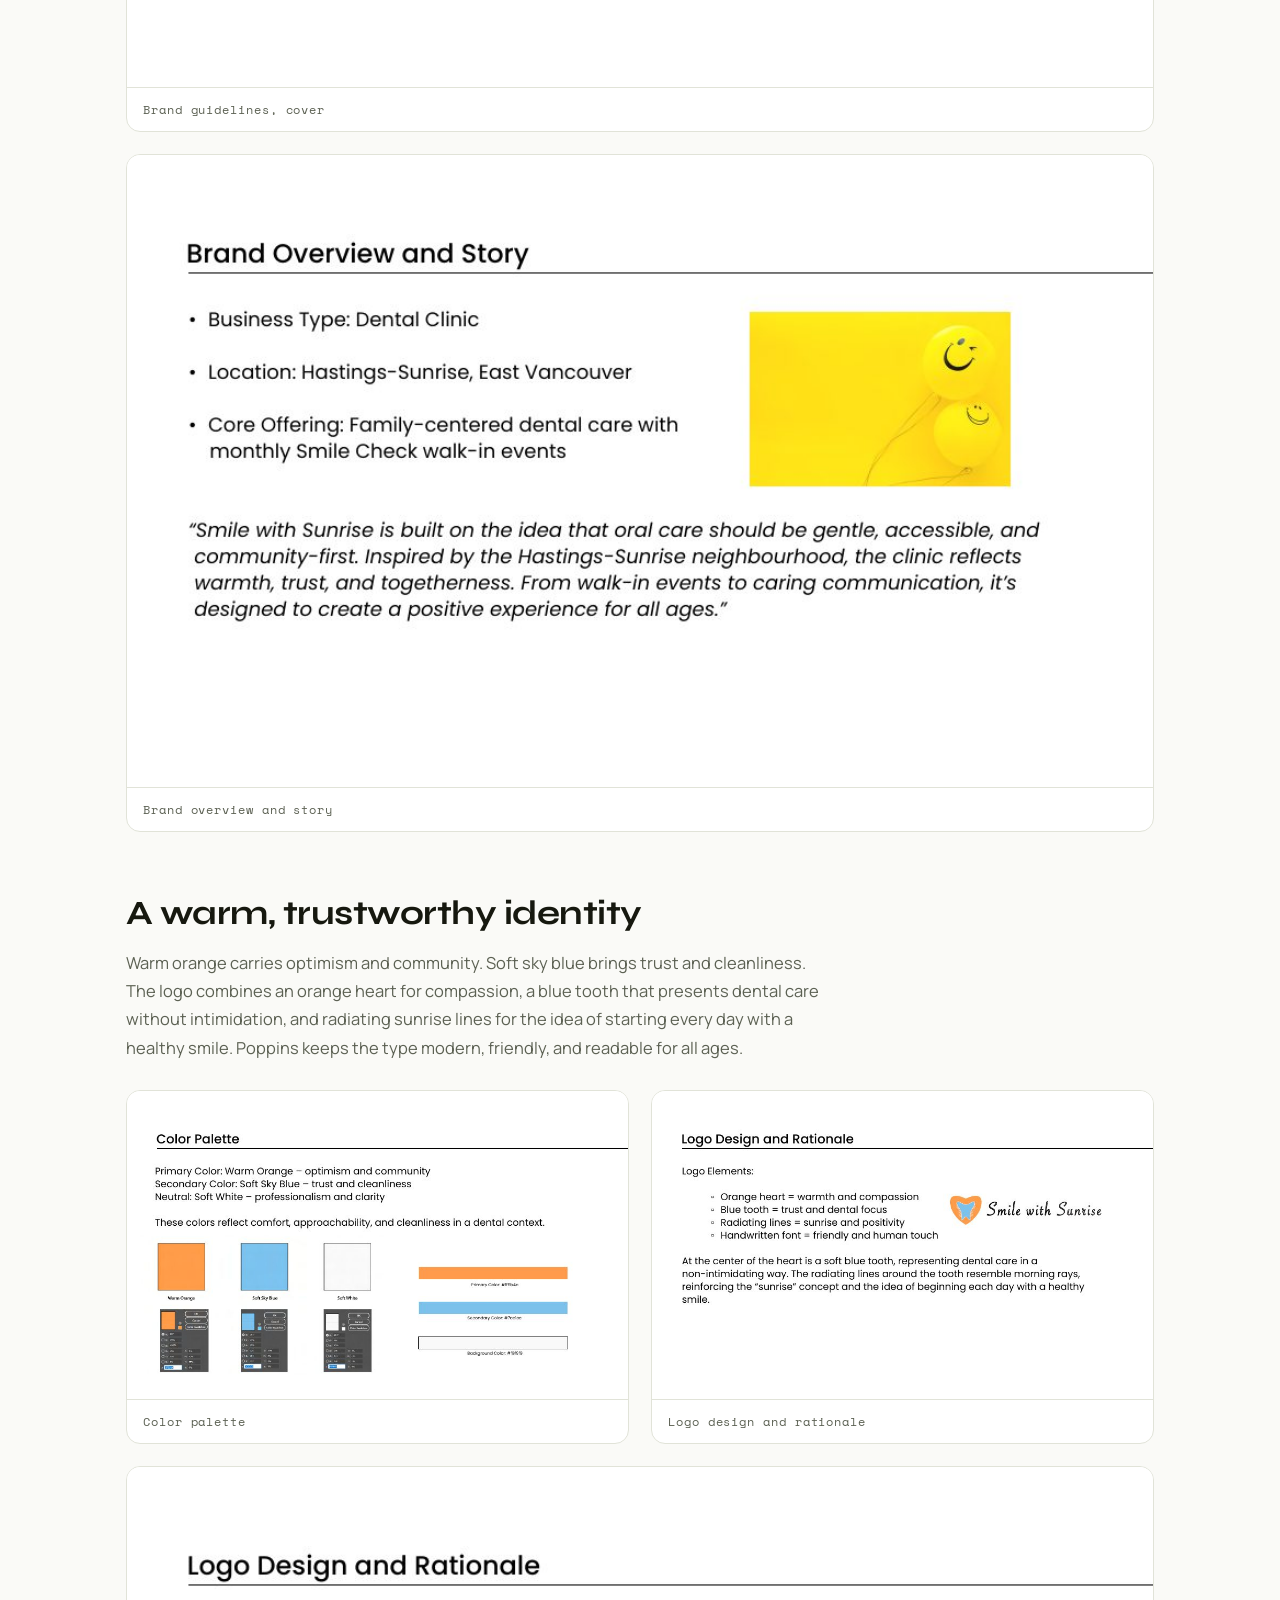
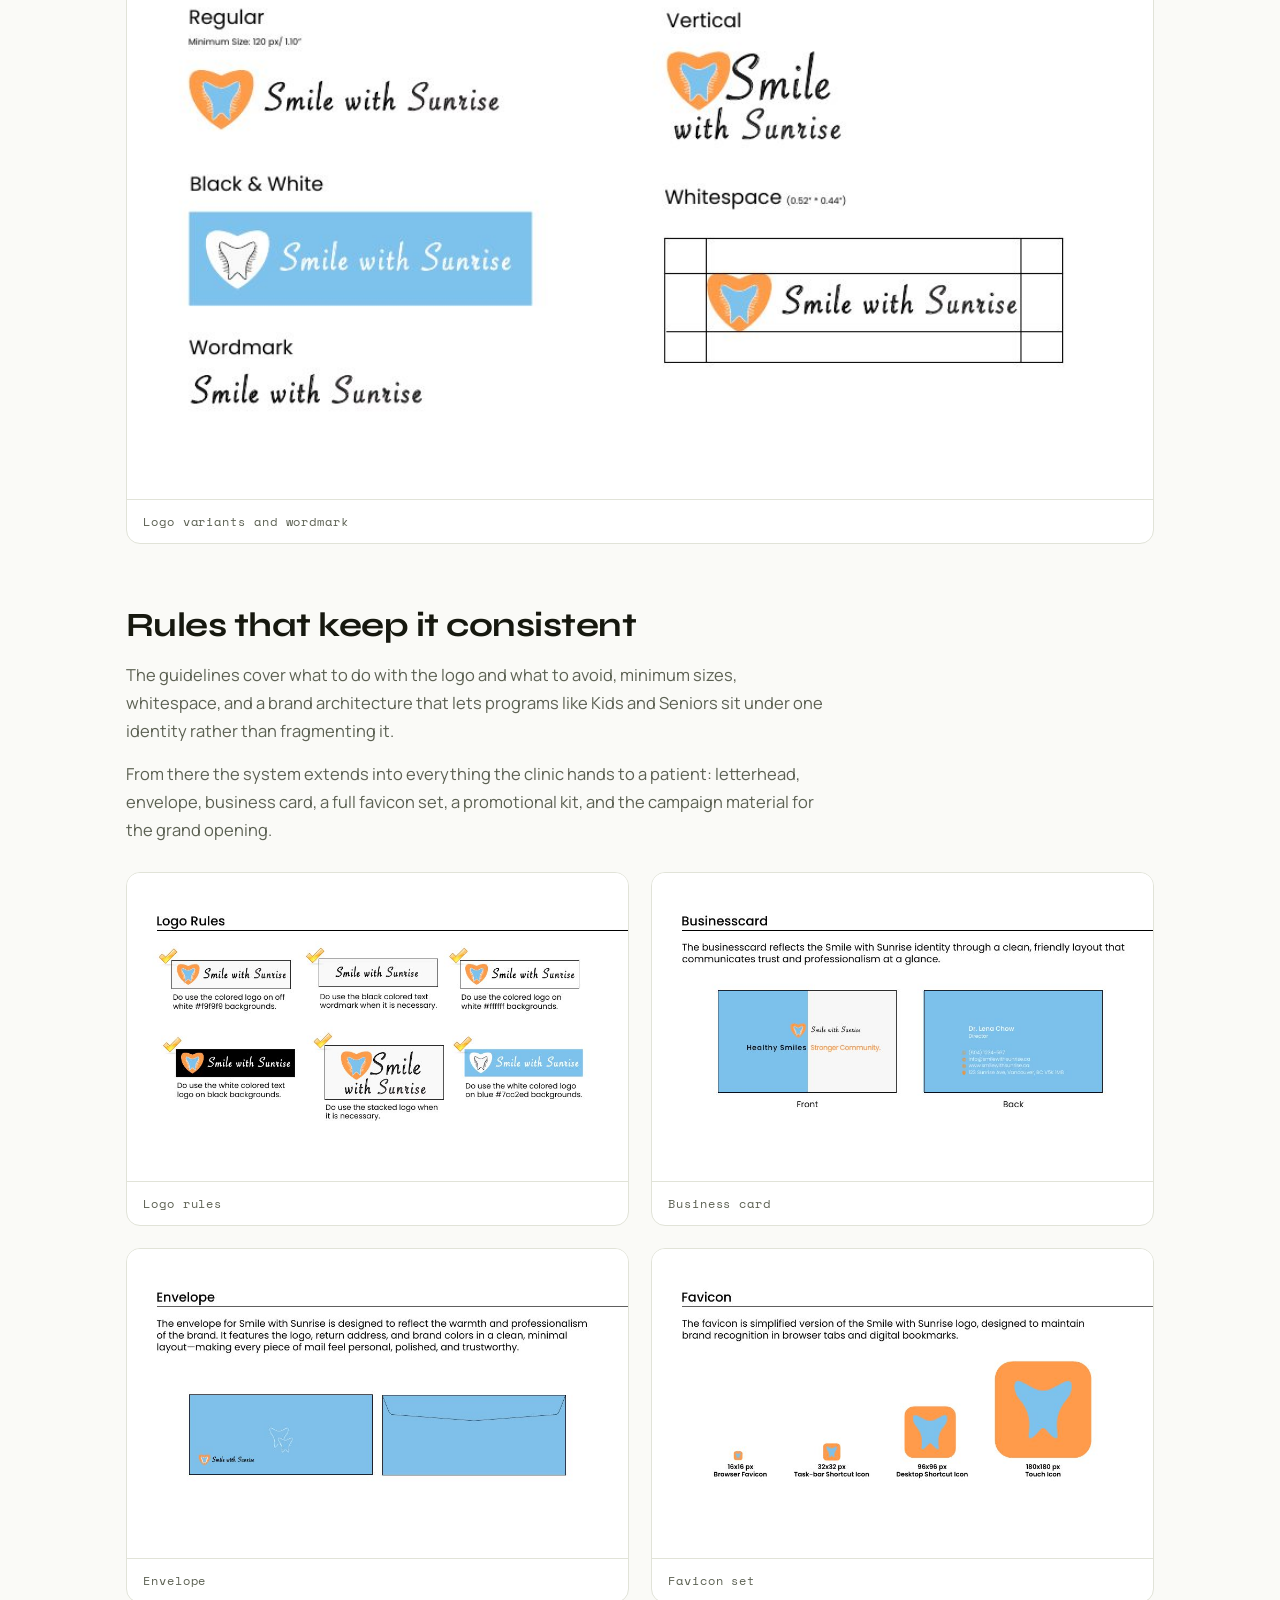
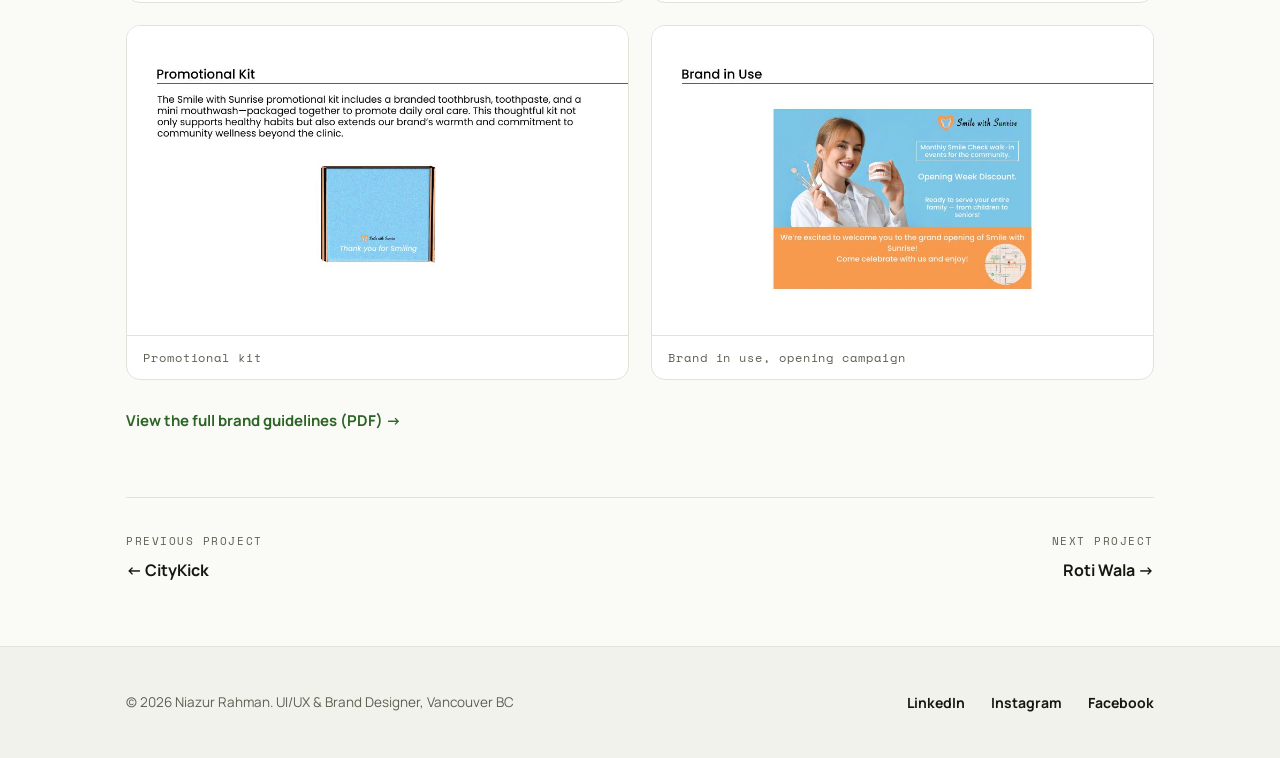
<file: work-smile-with-sunrise.html>
<!DOCTYPE html>
<html lang="en" class="no-js">
<head>
<meta charset="UTF-8">
<meta name="viewport" content="width=device-width, initial-scale=1.0">
<title>Smile with Sunrise, Brand Identity | Niazur Rahman</title>
<meta name="description" content="Brand identity case study: Smile with Sunrise, a dental clinic rooted in the Hastings Sunrise community of East Vancouver. Strategy, logo, and brand system by Niazur Rahman.">
<link rel="canonical" href="https://niazur.me/work-smile-with-sunrise.html">
<meta name="theme-color" content="#FAFAF7">

<meta property="og:type" content="article">
<meta property="og:url" content="https://niazur.me/work-smile-with-sunrise.html">
<meta property="og:title" content="Smile with Sunrise, Brand Identity | Niazur Rahman">
<meta property="og:description" content="Brand identity case study: Smile with Sunrise, a dental clinic rooted in the Hastings Sunrise community of East Vancouver. Strategy, logo, and brand system by Niazur Rahman.">
<meta property="og:image" content="https://niazur.me/sw-use.jpg">
<meta name="twitter:card" content="summary_large_image">

<link rel="icon" href="favicon.svg" type="image/svg+xml">
<link rel="preconnect" href="https://fonts.googleapis.com">
<link rel="preconnect" href="https://fonts.gstatic.com" crossorigin>
<link href="https://fonts.googleapis.com/css2?family=Syne:wght@600;700&family=Manrope:wght@400;500;600;700&family=Space+Mono&display=swap" rel="stylesheet">
<link rel="stylesheet" href="styles.css">
<script>document.documentElement.className=document.documentElement.className.replace('no-js','js');</script>
</head>
<body>

<a class="skip-link" href="#main">Skip to content</a>

<header>
  <div class="wrap nav">
    <a class="logo" href="index.html">Niazur<span>.</span></a>
    <nav aria-label="Main">
      <ul class="nav-links" id="navLinks">
        <li><a href="index.html">Home</a></li>
        <li><a href="works.html" aria-current="page">Works</a></li>
        <li><a href="index.html#about">About</a></li>
        <li><a href="index.html#experience">Experience</a></li>
        <li><a href="index.html#contact">Contact</a></li>
      </ul>
    </nav>
    <a class="nav-cta" href="index.html#contact">Hire me</a>
    <button class="menu-btn" id="menuBtn" type="button" aria-expanded="false" aria-controls="navLinks">Menu</button>
  </div>
</header>

<main id="main">
  <div class="case-hero wrap">
    <span class="label">Case study</span>
    <h1>Smile with Sunrise: healthy smiles, stronger community</h1>
    <p class="intro">A brand identity for a family dental clinic in Hastings Sunrise, East Vancouver, built on the idea that oral care should be gentle, accessible, and rooted in the neighbourhood. Everything flows from that, including the monthly Smile Check walk in events and the way the clinic speaks to patients of every age.</p>
    <div class="case-meta">
      <div><div class="k">Role</div><div class="v">Brand Designer</div></div>
      <div><div class="k">Type</div><div class="v">Brand Identity</div></div>
      <div><div class="k">Location</div><div class="v">East Vancouver, BC</div></div>
      <div><div class="k">Deliverables</div><div class="v">Full brand system</div></div>
    </div>
  </div>

  <div class="case-body wrap">
    <div class="case-section reveal">
      <h2>Understanding the community</h2>
      <p>The brand was grounded in personas drawn from the clinic's real audience: caring parents, independent seniors, curious kids, and busy local business owners. Each group arrives with different needs around trust, clarity, and comfort, and the brand had to hold all of them at once.</p>
      <p>A mind map around smiles, sunrise, dental care, and community shaped everything that followed, including the tagline, the logo, the color direction, and the tone of voice.</p>
      <div class="case-gallery">
        <figure class="full"><img src="sw-cover.jpg" width="936" height="576" alt="Smile with Sunrise brand guidelines cover" loading="lazy" decoding="async"><figcaption>Brand guidelines, cover</figcaption></figure>
        <figure class="full"><img src="sw-story.jpg" width="936" height="576" alt="Smile with Sunrise brand overview and story" loading="lazy" decoding="async"><figcaption>Brand overview and story</figcaption></figure>
      </div>
    </div>

    <div class="case-section reveal">
      <h2>A warm, trustworthy identity</h2>
      <p>Warm orange carries optimism and community. Soft sky blue brings trust and cleanliness. The logo combines an orange heart for compassion, a blue tooth that presents dental care without intimidation, and radiating sunrise lines for the idea of starting every day with a healthy smile. Poppins keeps the type modern, friendly, and readable for all ages.</p>
      <div class="case-gallery">
        <figure><img src="sw-colors.jpg" width="936" height="576" alt="Smile with Sunrise color palette" loading="lazy" decoding="async"><figcaption>Color palette</figcaption></figure>
        <figure><img src="sw-logo.jpg" width="936" height="576" alt="Smile with Sunrise logo design and rationale" loading="lazy" decoding="async"><figcaption>Logo design and rationale</figcaption></figure>
        <figure class="full"><img src="sw-wordmark.jpg" width="936" height="576" alt="Smile with Sunrise logo variants and wordmark" loading="lazy" decoding="async"><figcaption>Logo variants and wordmark</figcaption></figure>
      </div>
    </div>

    <div class="case-section reveal">
      <h2>Rules that keep it consistent</h2>
      <p>The guidelines cover what to do with the logo and what to avoid, minimum sizes, whitespace, and a brand architecture that lets programs like Kids and Seniors sit under one identity rather than fragmenting it.</p>
      <p>From there the system extends into everything the clinic hands to a patient: letterhead, envelope, business card, a full favicon set, a promotional kit, and the campaign material for the grand opening.</p>
      <div class="case-gallery">
        <figure><img src="sw-rules.jpg" width="936" height="576" alt="Smile with Sunrise logo usage rules" loading="lazy" decoding="async"><figcaption>Logo rules</figcaption></figure>
        <figure><img src="sw-card.jpg" width="936" height="576" alt="Smile with Sunrise business card" loading="lazy" decoding="async"><figcaption>Business card</figcaption></figure>
        <figure><img src="sw-envelope.jpg" width="936" height="576" alt="Smile with Sunrise envelope" loading="lazy" decoding="async"><figcaption>Envelope</figcaption></figure>
        <figure><img src="sw-favicon.jpg" width="936" height="576" alt="Smile with Sunrise favicon set at four sizes" loading="lazy" decoding="async"><figcaption>Favicon set</figcaption></figure>
        <figure><img src="sw-kit.jpg" width="936" height="576" alt="Smile with Sunrise promotional kit packaging" loading="lazy" decoding="async"><figcaption>Promotional kit</figcaption></figure>
        <figure><img src="sw-use.jpg" width="936" height="576" alt="Smile with Sunrise opening campaign design" loading="lazy" decoding="async"><figcaption>Brand in use, opening campaign</figcaption></figure>
      </div>
      <p class="pdf-link"><a class="text-link" href="smile-with-sunrise.pdf" target="_blank" rel="noopener noreferrer">View the full brand guidelines (PDF) &rarr;</a></p>
    </div>

    <nav class="case-nav" aria-label="Case study">
      <a href="work-citykick.html"><span class="dir">Previous project</span>&larr; CityKick</a>
      <a class="next" href="work-rotiwala.html"><span class="dir">Next project</span>Roti Wala &rarr;</a>
    </nav>
  </div>
</main>

<footer>
  <div class="wrap foot">
    <p class="small">&copy; 2026 Niazur Rahman. UI/UX &amp; Brand Designer, Vancouver BC</p>
    <ul class="socials">
      <li><a href="https://www.linkedin.com/in/niazur" target="_blank" rel="noopener noreferrer">LinkedIn</a></li>
      <li><a href="https://www.instagram.com/niaz_raahman" target="_blank" rel="noopener noreferrer">Instagram</a></li>
      <li><a href="https://www.facebook.com/niazur.rahman.n" target="_blank" rel="noopener noreferrer">Facebook</a></li>
    </ul>
  </div>
</footer>

<script src="main.js" defer></script>
</body>
</html>
</file>
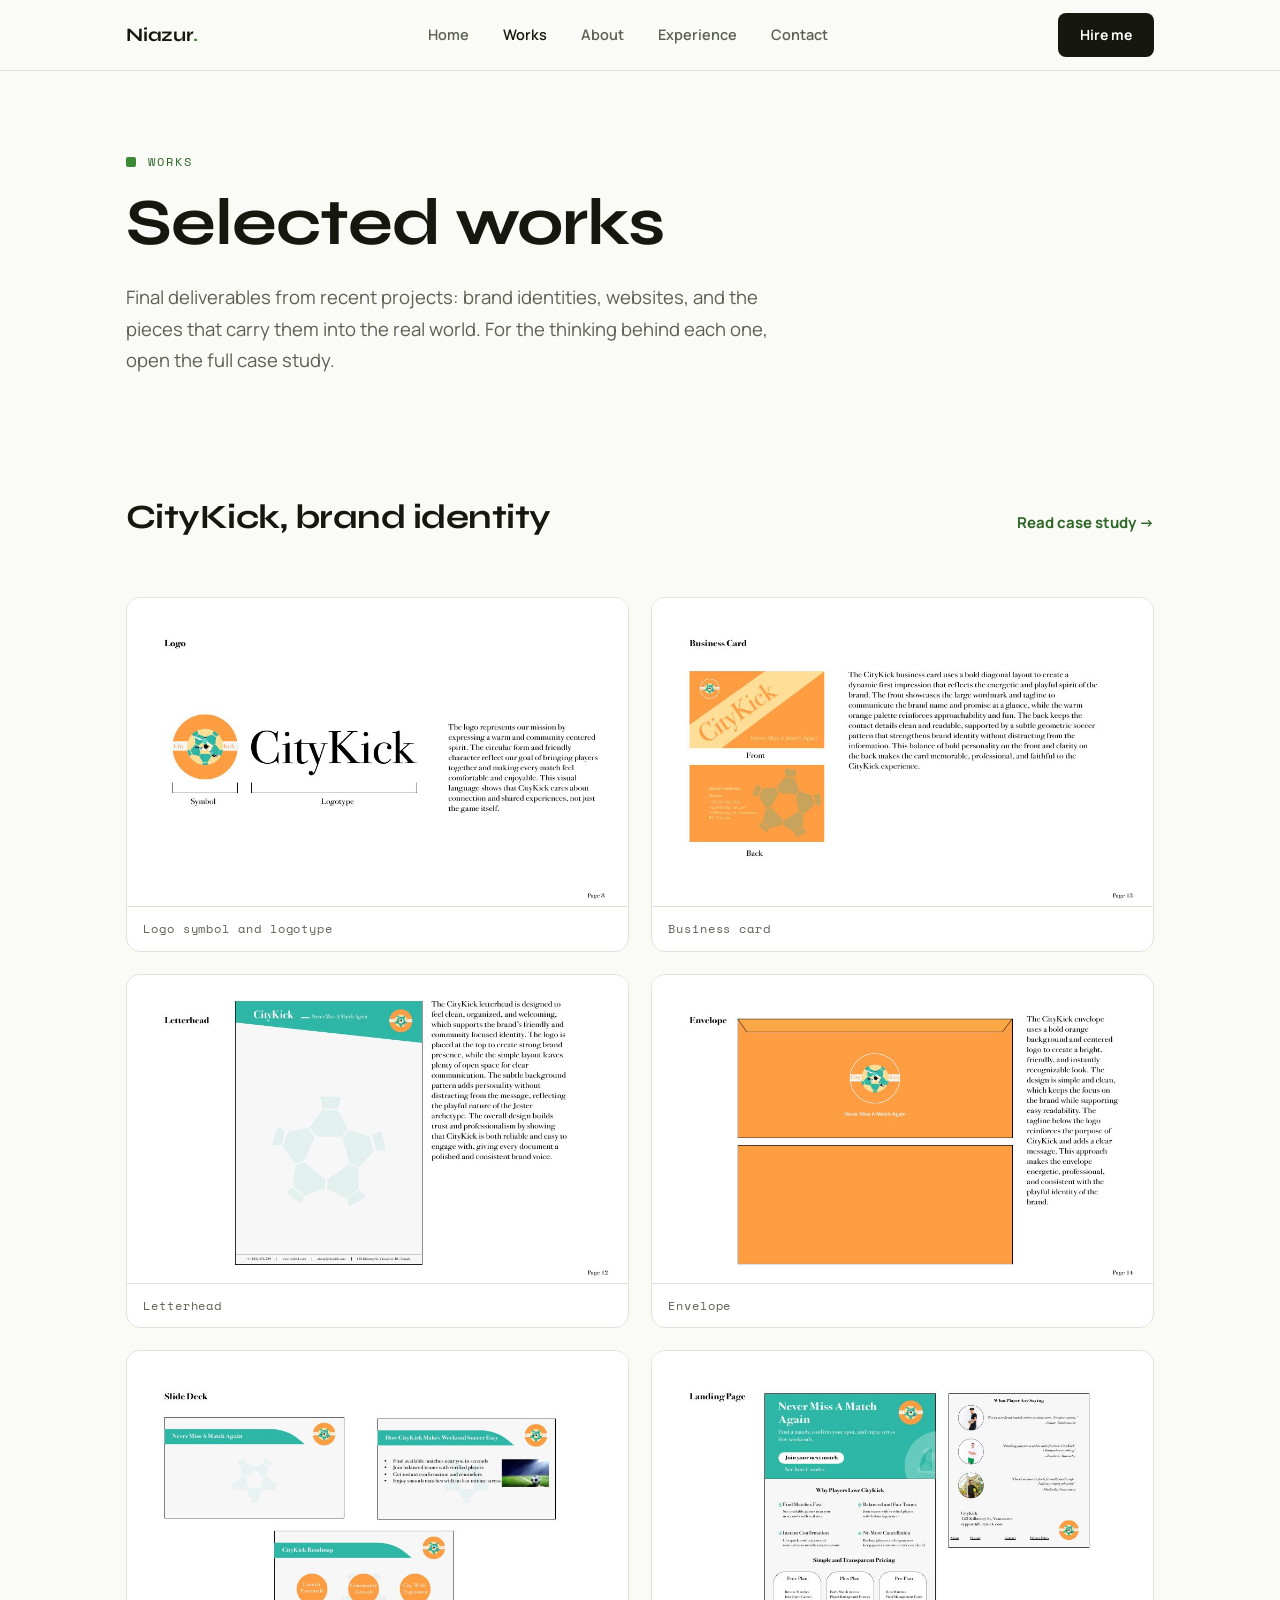
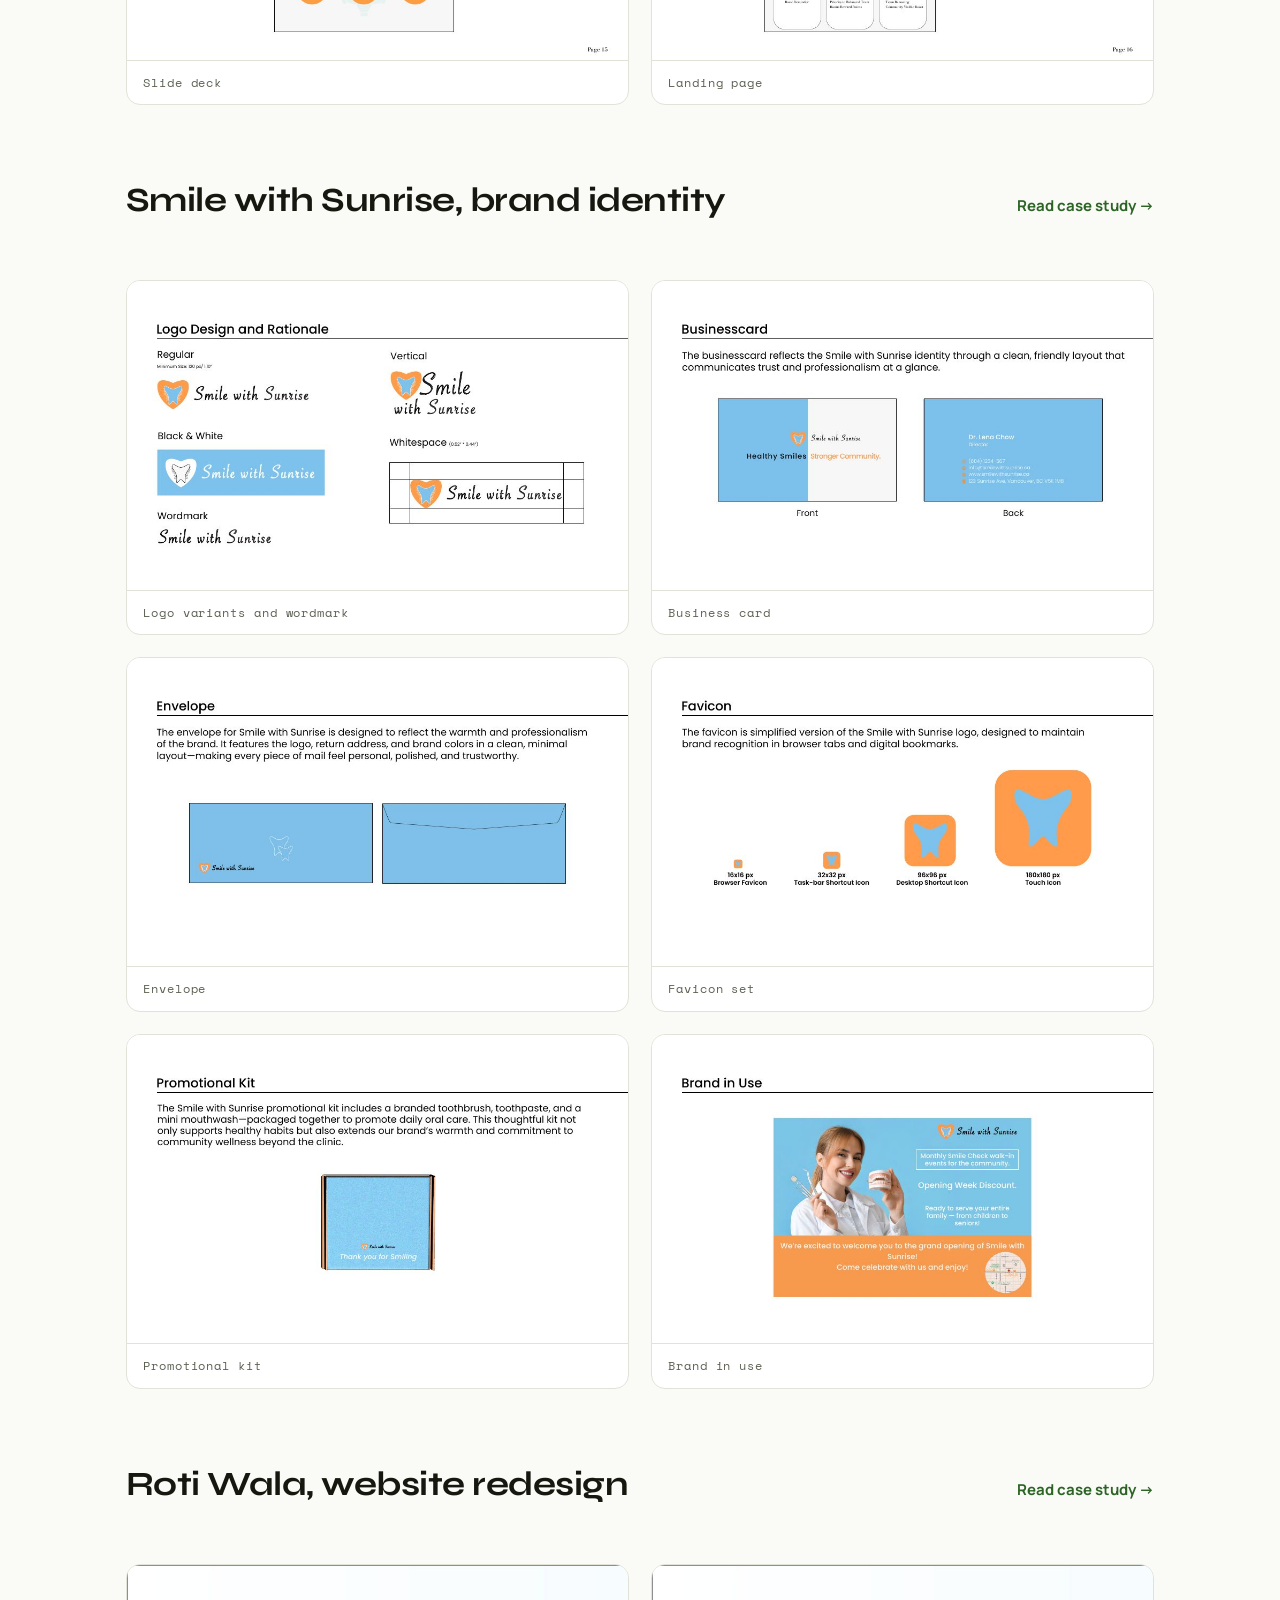
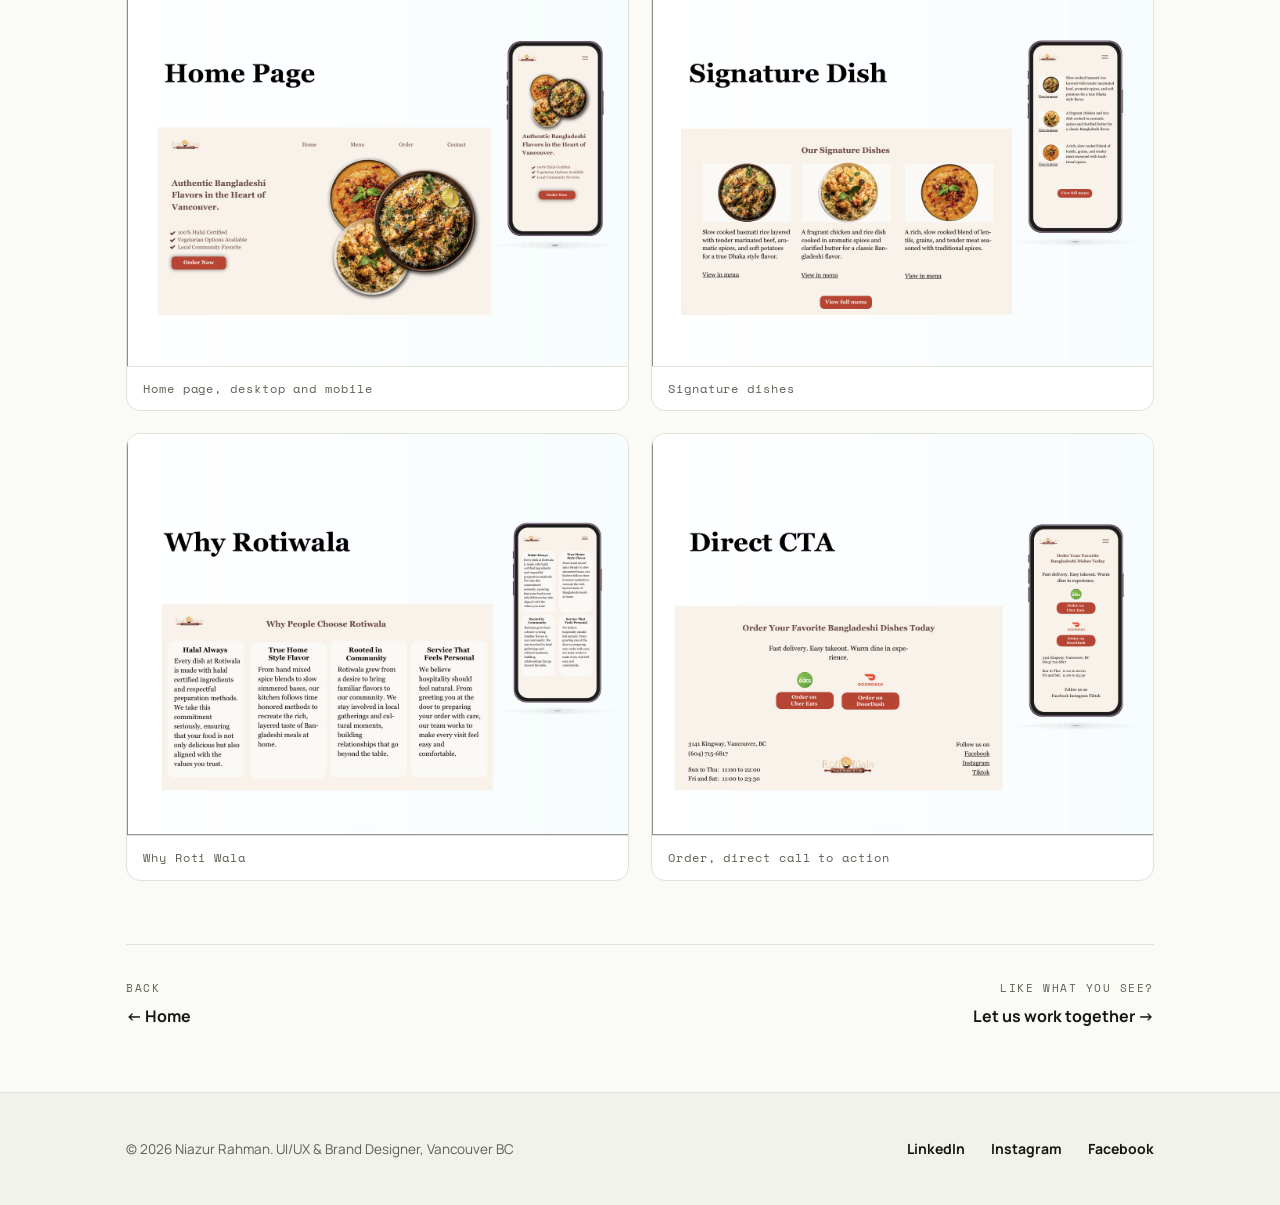
<file: works.html>
<!DOCTYPE html>
<html lang="en" class="no-js">
<head>
<meta charset="UTF-8">
<meta name="viewport" content="width=device-width, initial-scale=1.0">
<title>Works | Niazur Rahman, UI/UX and Brand Designer</title>
<meta name="description" content="Selected works by Niazur Rahman: brand identities, websites, and design deliverables for businesses and startups in Vancouver, Canada.">
<link rel="canonical" href="https://niazur.me/works.html">
<meta name="theme-color" content="#FAFAF7">

<meta property="og:type" content="website">
<meta property="og:url" content="https://niazur.me/works.html">
<meta property="og:title" content="Works | Niazur Rahman, UI/UX and Brand Designer">
<meta property="og:description" content="Selected works by Niazur Rahman: brand identities, websites, and design deliverables for businesses and startups in Vancouver, Canada.">
<meta property="og:image" content="https://niazur.me/ck-card.jpg">
<meta name="twitter:card" content="summary_large_image">

<link rel="icon" href="favicon.svg" type="image/svg+xml">
<link rel="preconnect" href="https://fonts.googleapis.com">
<link rel="preconnect" href="https://fonts.gstatic.com" crossorigin>
<link href="https://fonts.googleapis.com/css2?family=Syne:wght@600;700&family=Manrope:wght@400;500;600;700&family=Space+Mono&display=swap" rel="stylesheet">
<link rel="stylesheet" href="styles.css">
<script>document.documentElement.className=document.documentElement.className.replace('no-js','js');</script>
</head>
<body>

<a class="skip-link" href="#main">Skip to content</a>

<header>
  <div class="wrap nav">
    <a class="logo" href="index.html">Niazur<span>.</span></a>
    <nav aria-label="Main">
      <ul class="nav-links" id="navLinks">
        <li><a href="index.html">Home</a></li>
        <li><a href="works.html" aria-current="page">Works</a></li>
        <li><a href="index.html#about">About</a></li>
        <li><a href="index.html#experience">Experience</a></li>
        <li><a href="index.html#contact">Contact</a></li>
      </ul>
    </nav>
    <a class="nav-cta" href="index.html#contact">Hire me</a>
    <button class="menu-btn" id="menuBtn" type="button" aria-expanded="false" aria-controls="navLinks">Menu</button>
  </div>
</header>

<main id="main">
  <div class="case-hero wrap">
    <span class="label">Works</span>
    <h1>Selected works</h1>
    <p class="intro">Final deliverables from recent projects: brand identities, websites, and the pieces that carry them into the real world. For the thinking behind each one, open the full case study.</p>
  </div>

  <div class="case-body wrap">

    <div class="case-section reveal">
      <div class="section-head">
        <h2>CityKick, brand identity</h2>
        <a class="text-link" href="work-citykick.html">Read case study &rarr;</a>
      </div>
      <div class="case-gallery">
        <figure><img src="ck-logo.jpg" width="936" height="576" alt="CityKick logo symbol and logotype" loading="lazy" decoding="async"><figcaption>Logo symbol and logotype</figcaption></figure>
        <figure><img src="ck-card.jpg" width="936" height="576" alt="CityKick business card, front and back" loading="lazy" decoding="async"><figcaption>Business card</figcaption></figure>
        <figure><img src="ck-letterhead.jpg" width="936" height="576" alt="CityKick letterhead" loading="lazy" decoding="async"><figcaption>Letterhead</figcaption></figure>
        <figure><img src="ck-envelope.jpg" width="936" height="576" alt="CityKick envelope" loading="lazy" decoding="async"><figcaption>Envelope</figcaption></figure>
        <figure><img src="ck-slides.jpg" width="936" height="576" alt="CityKick slide deck template" loading="lazy" decoding="async"><figcaption>Slide deck</figcaption></figure>
        <figure><img src="ck-landing.jpg" width="936" height="576" alt="CityKick landing page" loading="lazy" decoding="async"><figcaption>Landing page</figcaption></figure>
      </div>
    </div>

    <div class="case-section reveal">
      <div class="section-head">
        <h2>Smile with Sunrise, brand identity</h2>
        <a class="text-link" href="work-smile-with-sunrise.html">Read case study &rarr;</a>
      </div>
      <div class="case-gallery">
        <figure><img src="sw-wordmark.jpg" width="936" height="576" alt="Smile with Sunrise logo variants and wordmark" loading="lazy" decoding="async"><figcaption>Logo variants and wordmark</figcaption></figure>
        <figure><img src="sw-card.jpg" width="936" height="576" alt="Smile with Sunrise business card" loading="lazy" decoding="async"><figcaption>Business card</figcaption></figure>
        <figure><img src="sw-envelope.jpg" width="936" height="576" alt="Smile with Sunrise envelope" loading="lazy" decoding="async"><figcaption>Envelope</figcaption></figure>
        <figure><img src="sw-favicon.jpg" width="936" height="576" alt="Smile with Sunrise favicon set at four sizes" loading="lazy" decoding="async"><figcaption>Favicon set</figcaption></figure>
        <figure><img src="sw-kit.jpg" width="936" height="576" alt="Smile with Sunrise promotional kit packaging" loading="lazy" decoding="async"><figcaption>Promotional kit</figcaption></figure>
        <figure><img src="sw-use.jpg" width="936" height="576" alt="Smile with Sunrise opening campaign design" loading="lazy" decoding="async"><figcaption>Brand in use</figcaption></figure>
      </div>
    </div>

    <div class="case-section reveal">
      <div class="section-head">
        <h2>Roti Wala, website redesign</h2>
        <a class="text-link" href="work-rotiwala.html">Read case study &rarr;</a>
      </div>
      <div class="case-gallery">
        <figure><img src="rw-home.jpg" width="1280" height="1024" alt="Roti Wala redesigned home page on desktop and mobile" loading="lazy" decoding="async"><figcaption>Home page, desktop and mobile</figcaption></figure>
        <figure><img src="rw-dishes.jpg" width="1280" height="1024" alt="Roti Wala signature dishes section" loading="lazy" decoding="async"><figcaption>Signature dishes</figcaption></figure>
        <figure><img src="rw-why.jpg" width="1280" height="1024" alt="Section explaining why customers choose Roti Wala" loading="lazy" decoding="async"><figcaption>Why Roti Wala</figcaption></figure>
        <figure><img src="rw-cta.jpg" width="1280" height="1024" alt="Roti Wala order section with delivery platform buttons" loading="lazy" decoding="async"><figcaption>Order, direct call to action</figcaption></figure>
      </div>
    </div>

    <nav class="case-nav" aria-label="Page">
      <a href="index.html"><span class="dir">Back</span>&larr; Home</a>
      <a class="next" href="index.html#contact"><span class="dir">Like what you see?</span>Let us work together &rarr;</a>
    </nav>
  </div>
</main>

<footer>
  <div class="wrap foot">
    <p class="small">&copy; 2026 Niazur Rahman. UI/UX &amp; Brand Designer, Vancouver BC</p>
    <ul class="socials">
      <li><a href="https://www.linkedin.com/in/niazur" target="_blank" rel="noopener noreferrer">LinkedIn</a></li>
      <li><a href="https://www.instagram.com/niaz_raahman" target="_blank" rel="noopener noreferrer">Instagram</a></li>
      <li><a href="https://www.facebook.com/niazur.rahman.n" target="_blank" rel="noopener noreferrer">Facebook</a></li>
    </ul>
  </div>
</footer>

<script src="main.js" defer></script>
</body>
</html>
</file>
<file: styles.css>
/* ============================================================
   Niazur Rahman, portfolio
   Palette derived from personal brand (green + deep ink)
   ============================================================ */
:root{
  --bg:        #FAFAF7;
  --surface:   #F1F2EB;
  --ink:       #16180F;
  --muted:     #5C6153;
  --green:     #3E8934;
  --green-ink: #2C6425;
  --green-soft:#E9F2E4;
  --line:      #E1E3D8;
  --max: 1140px;
  --pad: clamp(24px, 5.5vw, 56px);
  --header-h: 70px;
}

*{ margin:0; padding:0; box-sizing:border-box; }
html{ scroll-behavior:smooth; -webkit-text-size-adjust:100%; }
@media (prefers-reduced-motion: reduce){
  html{ scroll-behavior:auto; }
  *, *::before, *::after{ animation-duration:.01ms !important; transition-duration:.01ms !important; }
}

body{
  background:var(--bg);
  color:var(--ink);
  font-family:"Manrope", system-ui, sans-serif;
  font-size:16px;
  line-height:1.7;
  -webkit-font-smoothing:antialiased;
}
::selection{ background:var(--green); color:#fff; }
img{ max-width:100%; height:auto; display:block; }
a{ color:inherit; }
:focus-visible{ outline:2px solid var(--green); outline-offset:2px; border-radius:2px; }

h1,h2,h3{
  font-family:"Syne", system-ui, sans-serif;
  font-weight:700;
  line-height:1.06;
  letter-spacing:-0.015em;
  text-wrap:balance;
}

/* Anchor targets clear the sticky header */
[id]{ scroll-margin-top:calc(var(--header-h) + 18px); }

.wrap{ max-width:var(--max); margin:0 auto; padding-left:var(--pad); padding-right:var(--pad); }

.skip-link{
  position:absolute; left:-9999px; top:0; z-index:100;
  background:var(--ink); color:var(--bg); font-weight:700; font-size:14px;
  padding:12px 20px; border-radius:0 0 8px 0; text-decoration:none;
}
.skip-link:focus{ left:0; }

.label{
  font-family:"Space Mono", monospace;
  font-size:12px;
  letter-spacing:0.16em;
  text-transform:uppercase;
  color:var(--green-ink);
  display:flex; align-items:center; gap:12px;
}
.label::before{ content:""; width:10px; height:10px; background:var(--green); border-radius:2px; flex:none; }

/* ---------- Header ---------- */
header{
  position:sticky; top:0; z-index:50;
  background:rgba(250,250,247,.92);
  backdrop-filter:blur(10px);
  border-bottom:1px solid var(--line);
}
.nav{ display:flex; align-items:center; justify-content:space-between; height:var(--header-h); gap:20px; }
.logo{
  font-family:"Syne", sans-serif; font-weight:700; font-size:19px;
  text-decoration:none; letter-spacing:-0.01em;
}
.logo span{ color:var(--green); }
.nav-links{ display:flex; gap:34px; list-style:none; align-items:center; }
.nav-links a{
  text-decoration:none; font-size:14.5px; font-weight:600; color:var(--muted);
  transition:color .2s;
}
.nav-links a:hover, .nav-links a:focus-visible, .nav-links a[aria-current="page"]{ color:var(--ink); }
.nav-cta{
  font-size:14px; font-weight:700; text-decoration:none;
  background:var(--ink); color:var(--bg);
  padding:10px 22px; border-radius:8px;
  transition:background .2s;
}
.nav-cta:hover, .nav-cta:focus-visible{ background:var(--green-ink); }
.menu-btn{
  display:none; background:none; border:1.5px solid var(--ink); border-radius:8px;
  padding:8px 16px; font-family:"Space Mono", monospace; font-size:12px;
  letter-spacing:.1em; text-transform:uppercase; cursor:pointer; color:var(--ink);
}
@media (max-width: 860px){
  .nav-links, .nav-cta{ display:none; }
  .menu-btn{ display:block; }
  .nav-links.open{
    display:flex; flex-direction:column; align-items:stretch; gap:0;
    position:absolute; top:var(--header-h); left:0; right:0;
    background:var(--bg); border-bottom:1px solid var(--line);
    box-shadow:0 16px 32px rgba(22,24,15,.06);
  }
  .nav-links.open li{ border-top:1px solid var(--line); }
  .nav-links.open a{ display:block; padding:18px var(--pad); font-size:16px; color:var(--ink); }
}

/* ---------- Buttons & links ---------- */
.btn{
  display:inline-block; text-decoration:none; font-size:15px; font-weight:700;
  padding:15px 32px; border-radius:10px; transition:background .2s, color .2s, transform .15s;
}
.btn-solid{ background:var(--ink); color:var(--bg); }
.btn-solid:hover, .btn-solid:focus-visible{ background:var(--green-ink); }
.btn-ghost{ border:1.5px solid var(--ink); color:var(--ink); }
.btn-ghost:hover, .btn-ghost:focus-visible{ background:var(--ink); color:var(--bg); }
.text-link{
  font-weight:700; font-size:15px; text-decoration:none; color:var(--green-ink);
}
.text-link:hover, .text-link:focus-visible{ text-decoration:underline; text-underline-offset:4px; }

/* ---------- Hero (home) ---------- */
.hero{ padding-block:clamp(64px, 10vh, 120px); }
.hero-grid{
  display:grid; grid-template-columns: 1.15fr minmax(0, auto); gap:clamp(36px,6vw,80px);
  align-items:center;
}
.status{
  display:inline-flex; align-items:center; gap:9px;
  font-family:"Space Mono", monospace; font-size:12px; letter-spacing:.12em; text-transform:uppercase;
  color:var(--green-ink); background:var(--green-soft);
  border-radius:999px; padding:8px 18px; margin-bottom:26px;
}
.status .dot{ width:8px; height:8px; border-radius:50%; background:var(--green); animation:pulse 2.4s infinite; }
@keyframes pulse{ 0%,100%{opacity:1} 50%{opacity:.35} }
.hero h1{ font-size:clamp(40px, 6.4vw, 76px); }
.hero h1 .accent{ color:var(--green); }
.hero .tagline{
  margin-top:26px; max-width:50ch; font-size:clamp(16px,1.6vw,18px); color:var(--muted);
}
.hero-actions{ margin-top:38px; display:flex; gap:14px; flex-wrap:wrap; }
.portrait-frame{
  position:relative;
  width:clamp(210px, 24vw, 320px); aspect-ratio:1/1; flex:none;
  border-radius:50%; overflow:hidden;
  background:var(--green-soft); border:1px solid var(--line);
}
.portrait-frame img{
  position:absolute; inset:0; width:100%; height:100%;
  object-fit:cover; border-radius:50%;
}
.portrait-ring{
  position:relative; justify-self:center; align-self:center;
  margin-inline:auto; padding:14px;
  border-radius:50%; border:1.5px dashed var(--green);
}
@media (max-width: 860px){
  .hero-grid{ grid-template-columns:1fr; }
  .portrait-ring{ grid-row:1; }
  .portrait-frame{ width:min(52vw, 220px); }
}

/* ---------- Sections ---------- */
section{ padding:clamp(60px, 9vh, 110px) 0; border-top:1px solid var(--line); }
.section-head{ display:flex; align-items:baseline; justify-content:space-between; gap:24px; flex-wrap:wrap; margin-bottom:44px; }
.section-head h2{ font-size:clamp(28px,3.6vw,44px); margin-top:14px; }

/* ---------- Client logos ---------- */
.clients{ padding:36px 0; border-top:1px solid var(--line); }
.clients p{
  font-family:"Space Mono", monospace; font-size:11px; letter-spacing:.16em;
  text-transform:uppercase; color:var(--muted); text-align:center; margin-bottom:24px;
}
.logo-row{
  display:flex; justify-content:center; align-items:center; gap:clamp(28px,5vw,64px); flex-wrap:wrap;
}
.logo-row img{
  height:44px; width:auto; max-width:150px; object-fit:contain;
  filter:grayscale(1); opacity:.65; transition:filter .25s, opacity .25s;
}
.logo-row img:hover{ filter:none; opacity:1; }
/* Touch devices never hover, so show the logos as they are */
@media (hover: none){
  .logo-row img{ filter:none; opacity:.9; }
}

/* ---------- About ---------- */
.about-grid{ display:grid; grid-template-columns: 1.3fr 1fr; gap:clamp(36px,6vw,80px); align-items:start; }
.about-grid .body{ color:var(--muted); max-width:58ch; font-size:17px; }
.about-grid .body + .body{ margin-top:18px; }
.about-links{ margin-top:30px; display:flex; gap:28px; flex-wrap:wrap; }
.fact-list{ list-style:none; border-top:1px solid var(--line); }
.fact-list li{
  display:flex; justify-content:space-between; gap:16px; align-items:baseline;
  padding:18px 0; border-bottom:1px solid var(--line);
}
.fact-list .k{ font-family:"Space Mono", monospace; font-size:12px; letter-spacing:.1em; text-transform:uppercase; color:var(--muted); }
.fact-list .v{ font-weight:700; text-align:right; }
@media (max-width: 860px){ .about-grid{ grid-template-columns:1fr; } }

/* ---------- Services ---------- */
.svc-grid{ display:grid; grid-template-columns:1fr 1fr; gap:24px; margin-top:26px; }
.svc{
  background:var(--surface); border:1px solid var(--line); border-radius:16px; padding:34px;
}
.svc h3{ font-size:21px; margin-bottom:12px; }
.svc p{ font-size:15px; color:var(--muted); }
@media (max-width: 720px){ .svc-grid{ grid-template-columns:1fr; } }

/* ---------- Experience ---------- */
.xp-list{ list-style:none; border-top:1px solid var(--line); }
.xp-list li{
  display:grid; grid-template-columns: 1fr auto; gap:8px 24px; align-items:baseline;
  padding:26px 0; border-bottom:1px solid var(--line);
}
.xp-role{ font-family:"Syne", sans-serif; font-weight:600; font-size:clamp(19px,2.4vw,25px); }
.xp-org{ font-size:14.5px; color:var(--muted); font-weight:600; }

/* ---------- Work ---------- */
.work-grid{ display:grid; grid-template-columns:repeat(3, 1fr); gap:26px; }
.project{
  text-decoration:none; display:flex; flex-direction:column;
  background:var(--surface); border:1px solid var(--line); border-radius:16px; overflow:hidden;
  transition:transform .18s ease, box-shadow .18s ease;
}
.project:hover, .project:focus-visible{
  transform:translateY(-5px);
  box-shadow:0 18px 40px rgba(22,24,15,.08);
}
.project img{ aspect-ratio:16/10; object-fit:cover; object-position:top; width:100%; height:auto; border-bottom:1px solid var(--line); }
.project .info{ padding:24px 26px 28px; }
.project .type{
  font-family:"Space Mono", monospace; font-size:11px; letter-spacing:.14em;
  text-transform:uppercase; color:var(--green-ink);
}
.project h3{ margin-top:10px; font-size:22px; }
.project p{ margin-top:8px; font-size:14.5px; color:var(--muted); }
.project .go{ margin-top:16px; font-weight:700; font-size:14px; color:var(--green-ink); display:block; }
@media (max-width: 960px){ .work-grid{ grid-template-columns:1fr; } .project img{ aspect-ratio:16/8; } }

/* ---------- Testimonials ---------- */
.quote-grid{ display:grid; grid-template-columns:1fr 1fr; gap:26px; }
.quote{
  border:1px solid var(--line); border-radius:16px; padding:36px;
  display:flex; flex-direction:column; gap:22px; background:var(--bg);
}
.quote blockquote{ font-size:clamp(16.5px,1.8vw,19px); line-height:1.6; font-weight:500; }
.quote .who{ display:flex; align-items:center; gap:14px; }
.quote .who img{ width:44px; height:44px; border-radius:10px; object-fit:contain; background:#fff; border:1px solid var(--line); padding:4px; flex:none; }
.quote .who p{ font-size:14px; color:var(--muted); }
.quote .who strong{ display:block; color:var(--ink); font-size:15px; }
@media (max-width: 720px){ .quote-grid{ grid-template-columns:1fr; } }

/* ---------- Contact ---------- */
.contact-grid{ display:grid; grid-template-columns: 1fr 1.15fr; gap:clamp(36px,6vw,72px); }
.contact-info p{ color:var(--muted); max-width:42ch; }
.contact-info dl{ margin-top:30px; display:grid; gap:18px; }
.contact-info dt{
  font-family:"Space Mono", monospace; font-size:11px; letter-spacing:.14em;
  text-transform:uppercase; color:var(--muted);
}
.contact-info dd a{ text-decoration:none; font-size:17px; font-weight:700; }
.contact-info dd a:hover{ color:var(--green-ink); }
form{ display:grid; gap:18px; }
.field label{
  display:block; font-size:13.5px; font-weight:700; margin-bottom:7px;
}
.field input, .field textarea{
  width:100%; background:#fff; border:1px solid var(--line); border-radius:10px;
  padding:14px 16px; font:inherit; color:var(--ink);
}
.field textarea{ resize:vertical; min-height:120px; }
.field input:focus, .field textarea:focus{
  outline:2px solid var(--green); outline-offset:1px; border-color:var(--green);
}
.form-row{ display:grid; grid-template-columns:1fr 1fr; gap:18px; }
form button{
  justify-self:start; cursor:pointer; border:none; font:inherit; font-weight:700; font-size:15px;
  background:var(--ink); color:var(--bg); padding:15px 34px; border-radius:10px;
  transition:background .2s;
}
form button:hover, form button:focus-visible{ background:var(--green-ink); }
.form-note{ font-size:13.5px; color:var(--green-ink); font-weight:600; }
.form-note:empty{ display:none; }
.hp{ position:absolute; left:-9999px; width:1px; height:1px; overflow:hidden; }
@media (max-width: 860px){
  .contact-grid{ grid-template-columns:1fr; }
  .form-row{ grid-template-columns:1fr; }
}

/* ---------- Footer ---------- */
footer{ border-top:1px solid var(--line); background:var(--surface); padding:42px 0; }
.foot{ display:flex; justify-content:space-between; align-items:center; gap:20px; flex-wrap:wrap; }
.foot .small{ font-size:13.5px; color:var(--muted); }
.socials{ display:flex; gap:26px; list-style:none; }
.socials a{ text-decoration:none; font-size:14px; font-weight:700; }
.socials a:hover{ color:var(--green-ink); }

/* ---------- Case study pages ---------- */
.case-hero{ padding-block:clamp(56px,9vh,100px) clamp(40px,6vh,64px); }
.case-hero h1{ font-size:clamp(36px,5.6vw,66px); margin-top:16px; max-width:18ch; }
.case-hero .intro{ margin-top:24px; max-width:62ch; font-size:clamp(16px,1.7vw,18.5px); color:var(--muted); }
.case-meta{
  margin-top:40px; display:grid; grid-template-columns:repeat(4, auto); gap:16px clamp(28px,5vw,72px);
  border-top:1px solid var(--line); border-bottom:1px solid var(--line); padding:22px 0;
  justify-content:start;
}
.case-meta .k{ font-family:"Space Mono", monospace; font-size:11px; letter-spacing:.14em; text-transform:uppercase; color:var(--muted); }
.case-meta .v{ font-weight:700; font-size:15px; margin-top:4px; }
@media (max-width: 720px){ .case-meta{ grid-template-columns:1fr 1fr; } }

.case-body{ padding-block:clamp(40px,6vh,72px); border-top:none; }
.case-section{ margin-bottom:clamp(48px,7vh,80px); }
.case-section h2{ font-size:clamp(24px,3vw,34px); margin-bottom:18px; }
.case-section p{ color:var(--muted); max-width:70ch; font-size:16.5px; }
.case-section p + p{ margin-top:14px; }
.case-gallery{ margin-top:28px; display:grid; grid-template-columns:1fr 1fr; gap:22px; }
.case-gallery figure{
  border:1px solid var(--line); border-radius:14px; overflow:hidden; background:#fff;
}
.case-gallery img{ width:100%; height:auto; }
.case-gallery figcaption{
  font-family:"Space Mono", monospace; font-size:11.5px; letter-spacing:.08em;
  color:var(--muted); padding:12px 16px; border-top:1px solid var(--line);
}
.case-gallery .full{ grid-column:1 / -1; }
@media (max-width: 720px){ .case-gallery{ grid-template-columns:1fr; } }

.pdf-link{ margin-top:26px; }

.case-nav{
  display:flex; justify-content:space-between; gap:16px; flex-wrap:wrap;
  border-top:1px solid var(--line); padding:34px 0 8px;
}
.case-nav a{ text-decoration:none; font-weight:700; }
.case-nav a:hover{ color:var(--green-ink); }
.case-nav a.next{ text-align:right; margin-left:auto; }
.case-nav .dir{
  display:block; font-family:"Space Mono", monospace; font-size:11px;
  letter-spacing:.14em; text-transform:uppercase; color:var(--muted); margin-bottom:6px; font-weight:400;
}

/* ---------- Simple message pages (thanks, not found) ---------- */
.msg{ padding-block:clamp(80px,14vh,160px); text-align:center; }
.msg h1{ font-size:clamp(32px,5vw,56px); margin:18px 0 20px; }
.msg p{ color:var(--muted); max-width:52ch; margin:0 auto 32px; }
.msg .label{ justify-content:center; }

/* ---------- Reveal on scroll ----------
   Only hidden once scripting is confirmed, so if the script fails to load the
   page still renders every section at full opacity. */
html:not(.no-js) .reveal{ opacity:0; transform:translateY(12px); transition:opacity .4s ease, transform .4s ease; }
html:not(.no-js) .reveal.in{ opacity:1; transform:none; }
@media (prefers-reduced-motion: reduce){ html:not(.no-js) .reveal{ opacity:1; transform:none; } }

/* ---------- Print ---------- */
@media print{
  header, footer, .case-nav, .hero-actions, .menu-btn, form, .skip-link{ display:none !important; }
  body{ background:#fff; color:#000; font-size:11pt; }
  .reveal{ opacity:1 !important; transform:none !important; }
  .case-gallery{ grid-template-columns:1fr 1fr; }
  a[href^="http"]::after{ content:" (" attr(href) ")"; font-size:9pt; color:#555; }
  section{ border:none; page-break-inside:avoid; }
}
</file>
